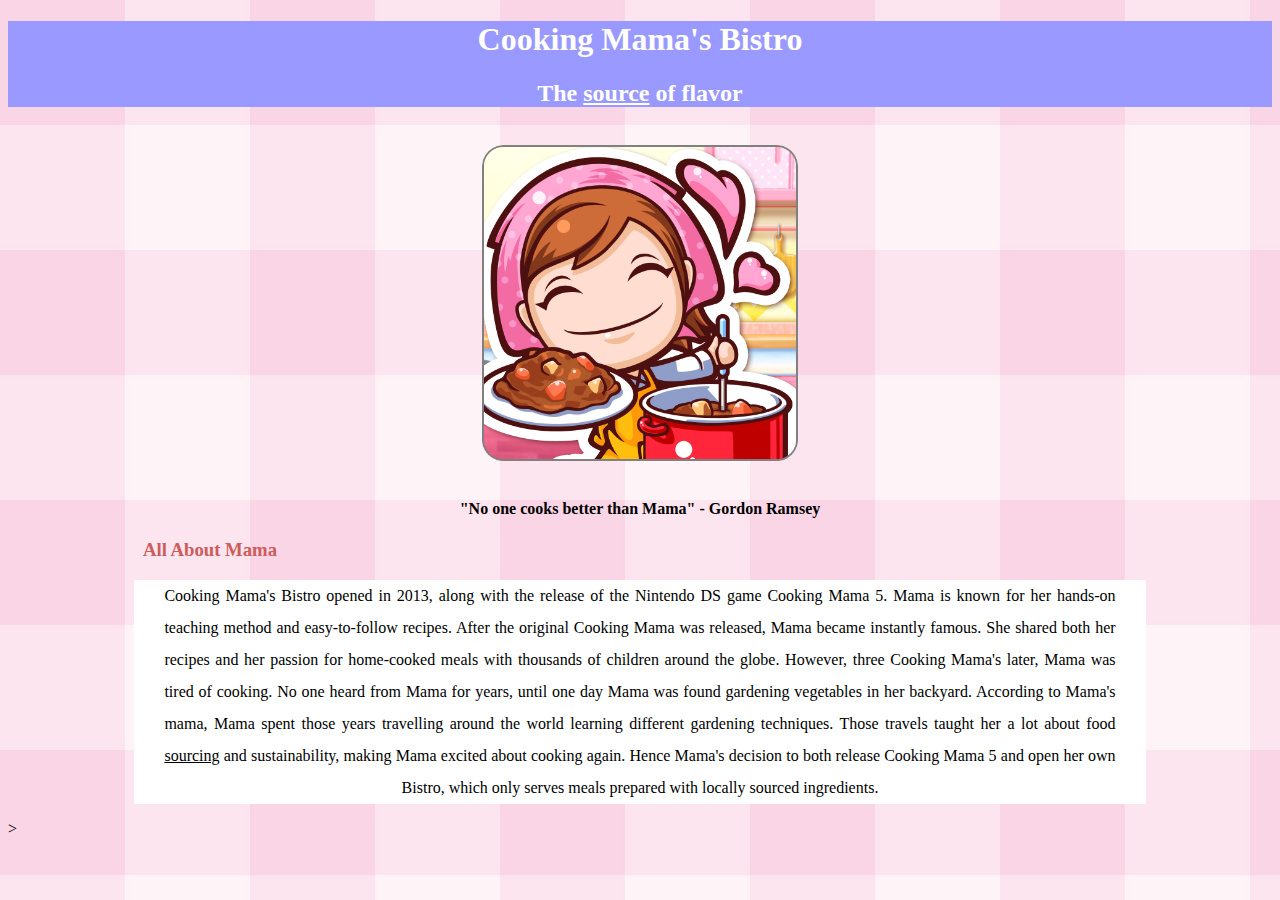
<file: index.html>
<!DOCTYPE HTML>  <!-- declaring that we are using HTML -->
<!-- to add a comment, type Ctrl + ? -->
  <!-- anything below this is HTML -->

<head>
 <!-- The head is where we link to external scripts, stylesheets, fonts and internal page information -->

 	<link rel="stylesheet" type="text/css" href="style.css">

 <!-- This is the title of you page -- shows up on the browser Tab -->
 	<title>Cooking Mama</title>
    
</head>

<!-- <body background="pinkplad2.jpg"> -->
<body>
<!-- This is where we add content that we want the user to see -->


  <!-- HEADING -->
  <div id = "headerbox">
    <h1>Cooking Mama's Bistro</h1>
    <h2>The <span>source</span> of flavor</h2>
  </div>

  <br>

  <a href="http://www.cookingmama.com/"><img src="cookingmama.png" title="Cooking Mama" alt="Cooking Mama cooking stew" class="center" ></a>

  <!-- LINE BREAK -->
  <br>

  <h4 align="center">"No one cooks better than Mama" - Gordon Ramsey</h4>

  <h3>All About Mama</h3>


  <div id = "text">
    <!-- PARAGRAPH -->
    <p>Cooking Mama's Bistro opened in 2013, along with the release of the Nintendo DS game Cooking Mama 5. Mama is known for her hands-on teaching method and easy-to-follow recipes. After the original Cooking Mama was released, Mama became instantly famous. She shared both her recipes and her passion for home-cooked meals with thousands of children around the globe. However, three Cooking Mama's later, Mama was tired of cooking. No one heard from Mama for years, until one day Mama was found gardening vegetables in her backyard. According to Mama's mama, Mama spent those years travelling around the world learning different gardening techniques. Those travels taught her a lot about food <span>sourcing</span> and sustainability, making Mama excited about cooking again. Hence Mama's decision to both release Cooking Mama 5 and open her own Bistro, which only serves meals prepared with locally sourced ingredients.</p>
  </div>>



</body>
</html>

<!-- 
edits: 
class="center" -- image
moved h4 to below image
h4 align center
image as background
 -->
</file>
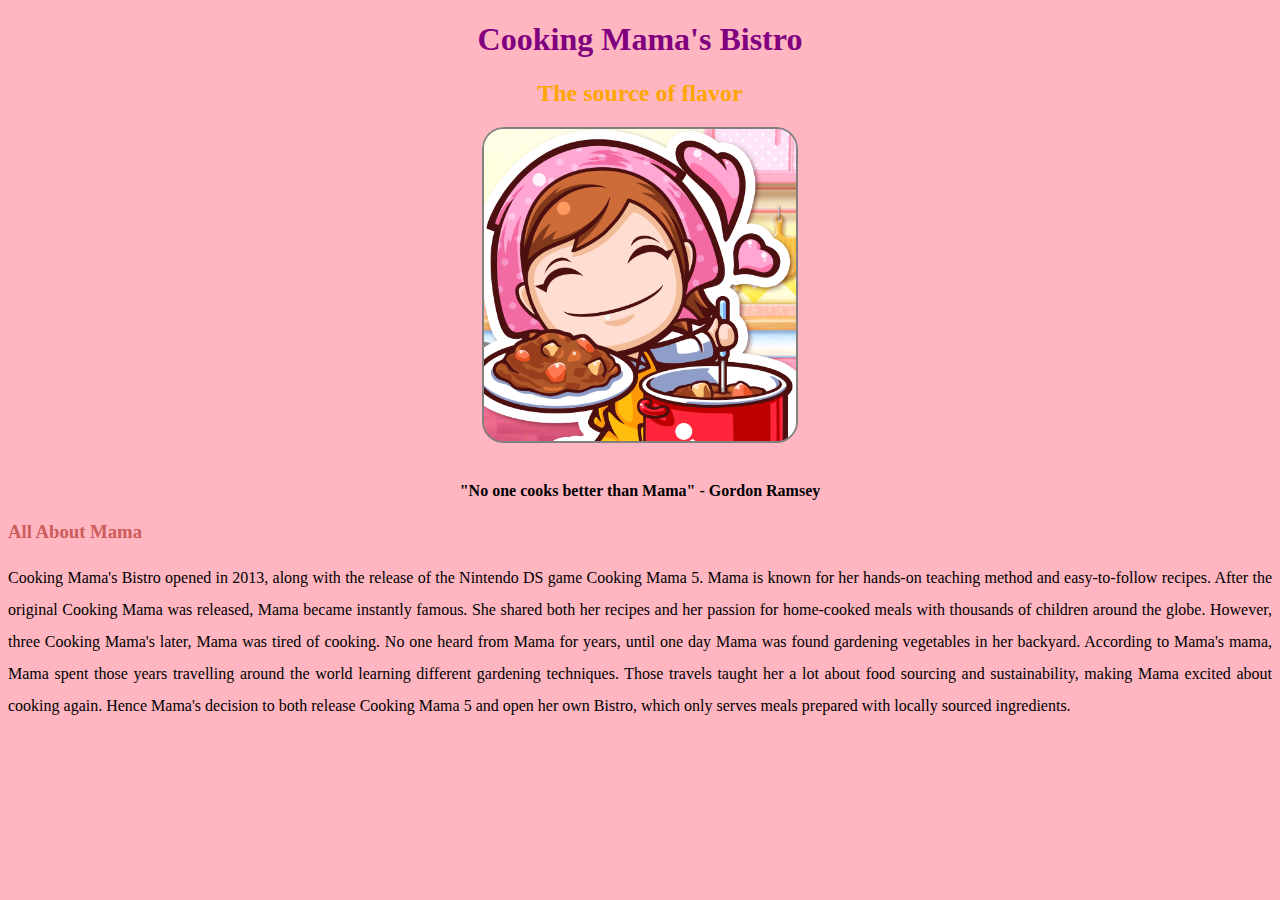
<file: Assignment1/index.html>
<!DOCTYPE HTML>  <!-- declaring that we are using HTML -->
<!-- to add a comment, type Ctrl + ? -->
<html> <!-- anything below this is HTML -->

<head>
 <!-- The head is where we link to external scripts, stylesheets, fonts and internal page information -->

 	<link rel="stylesheet" type="text/css" href="style.css">

 <!-- This is the title of you page -- shows up on the browser Tab -->
 	<title>Cooking Mama</title> 


<!-- other way of implementing CSS -->
<!--     <style>
    	/*LINE SPACING*/
    	p.big {
      	line-height: 2.0;
    	}

    </style> -->
    
</head>


<body>
<!-- This is where we add content that we want the user to see -->


<!-- HEADING -->
<h1>Cooking Mama's Bistro</h1>

<h2>The source of flavor</h2>

  <a href="http://www.cookingmama.com/"><img src="cookingmama.png" title="Cooking Mama" alt="Cooking Mama cooking stew" class="center" ></a>

  <!-- LINE BREAK -->
  <br>

  <h4 align="center">"No one cooks better than Mama" - Gordon Ramsey</h4>

  <h3>All About Mama</h3>

  <!-- PARAGRAPH -->
  <p align="justify" class="big">Cooking Mama's Bistro opened in 2013, along with the release of the Nintendo DS game Cooking Mama 5. Mama is known for her hands-on teaching method and easy-to-follow recipes. After the original Cooking Mama was released, Mama became instantly famous. She shared both her recipes and her passion for home-cooked meals with thousands of children around the globe. However, three Cooking Mama's later, Mama was tired of cooking. No one heard from Mama for years, until one day Mama was found gardening vegetables in her backyard. According to Mama's mama, Mama spent those years travelling around the world learning different gardening techniques. Those travels taught her a lot about food sourcing and sustainability, making Mama excited about cooking again. Hence Mama's decision to both release Cooking Mama 5 and open her own Bistro, which only serves meals prepared with locally sourced ingredients.</p>


</body>
</html>

<!-- 
edits: 
class="center" -- image
moved h4 to below image
h4 align center
 -->
</file>
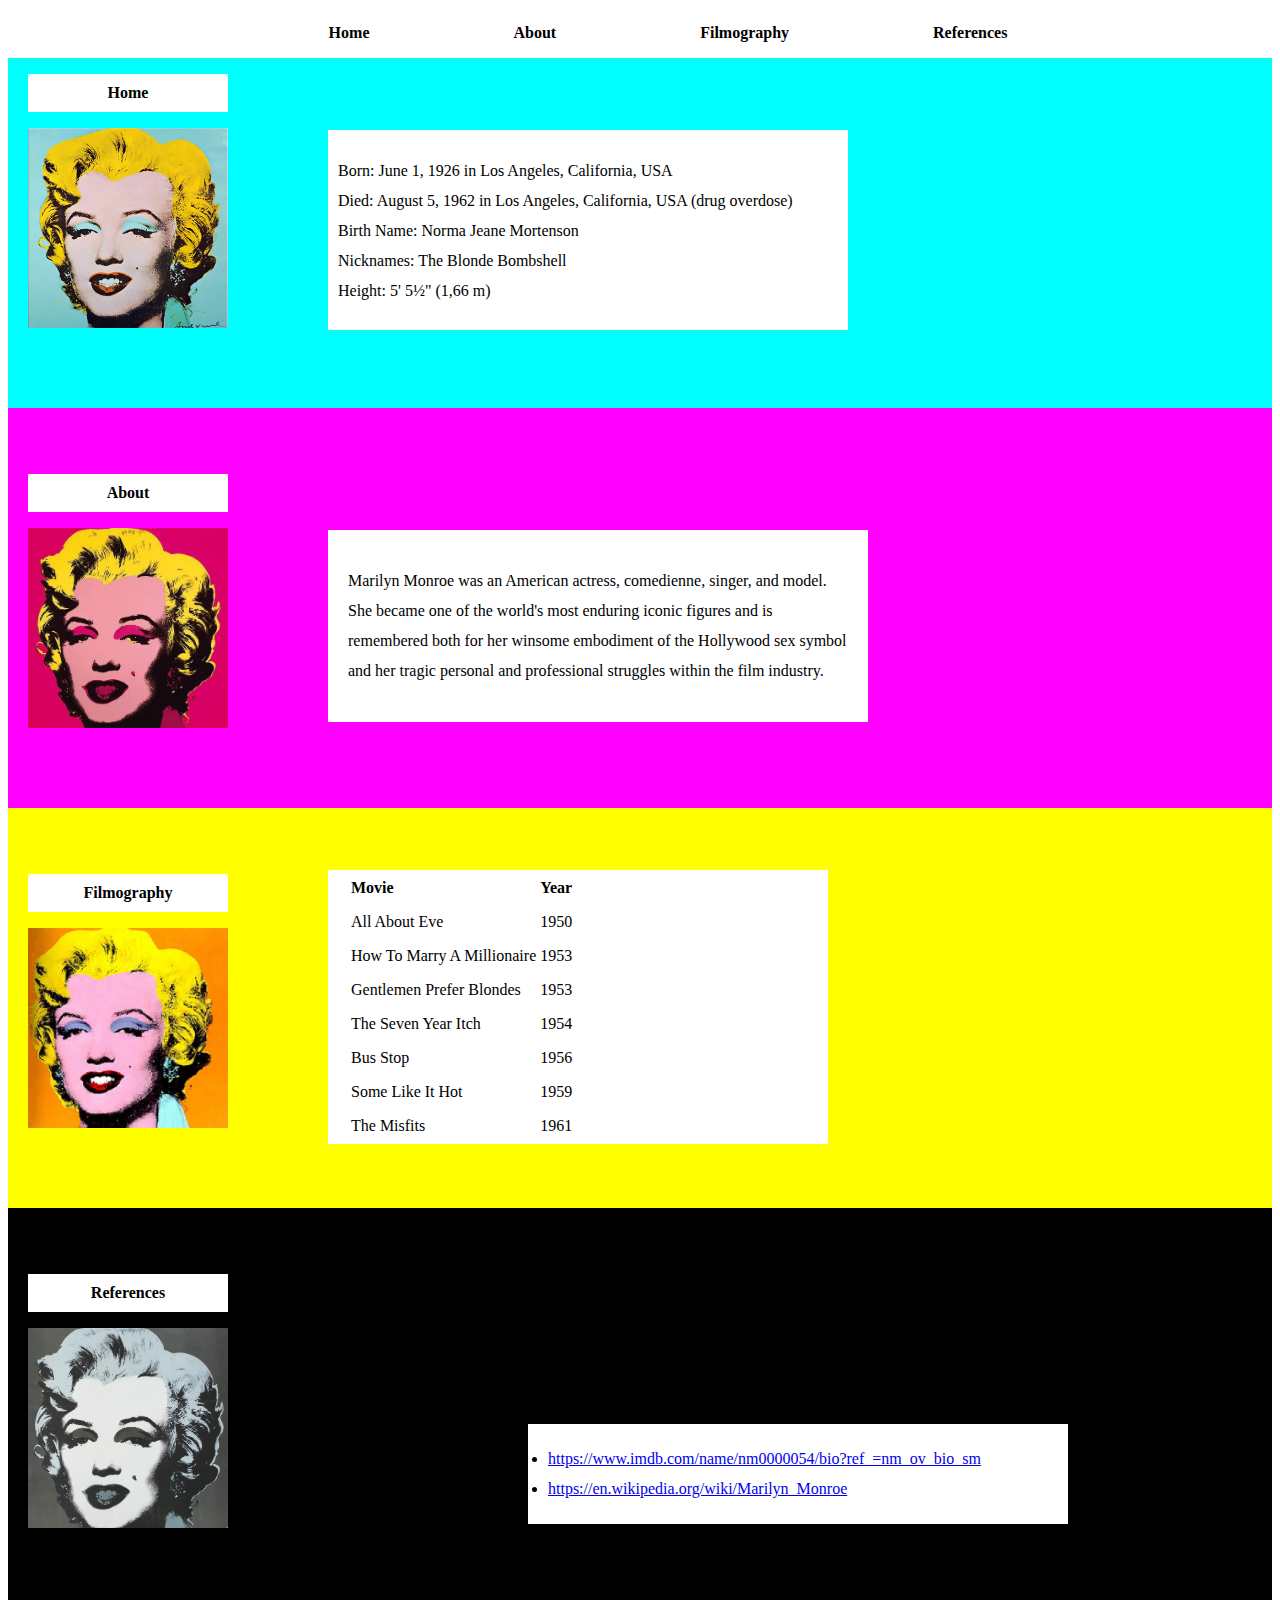
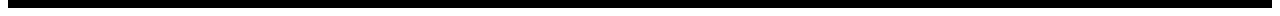
<file: Assignment4/index.html>
<!DOCTYPE html>
<html>

    <head>
        <meta charset="utf-8">
        <title>Marilyn Monroe</title>
        <link rel="stylesheet" href="style.css">
    </head>

    <body>
        <nav class="nav-wrapper">
            <ul>
                <li><a href = "#home" id="C">Home</a></li>
                <li><a href = "#about" id="M">About</a></li>
                <li><a href = "#filmography" id="Y">Filmography</a></li>
                <li><a href = "#references" id="K">References</a></li>
            </ul>
        </nav>

    <div id="CMYK">

            <div id="home">
                <p id="title">Home</p>
                <img src="marilyn-warhol-cyan.jpg" alt="Marilyn by Warhol">
                <div class="text1">
                    <p>Born: June 1, 1926 in Los Angeles, California, USA <br>
                    Died: August 5, 1962 in Los Angeles, California, USA  (drug overdose) <br>
                    Birth Name: Norma Jeane Mortenson <br>
                    Nicknames: The Blonde Bombshell <br>
                    Height: 5' 5½" (1,66 m)</p>
                </div>
            </div>

            <div id="about">
                    <p id="title">About</p>
                    <img src="marilyn-warhol-magenta.jpg" alt="Marilyn by Warhol">
                    <div class="text2">
                        <p>Marilyn Monroe was an American actress, comedienne, singer, and model. She became one of the world's most enduring iconic figures and is remembered both for her winsome embodiment of the Hollywood sex symbol and her tragic personal and professional struggles within the film industry.</p>
                    </div>
            </div>

            <div id="filmography">
                    <div id="section">
                        <p id="title">Filmography</p>
                        <img src="marilyn-warhol-yellow.jpg" alt="Marilyn by Warhol">
                            <table>
                                <tr align="left">
                                    <th>Movie</th>
                                    <th>Year</th> 
                                </tr>
                                <tr>
                                    <td>All About Eve</td>
                                    <td>1950</td>
                                </tr>  
                                <tr>
                                    <td>How To Marry A Millionaire</td>
                                    <td>1953</td>
                                </tr>
                                <tr>
                                    <td>Gentlemen Prefer Blondes</td>
                                    <td>1953</td>
                                </tr>
                                <tr>
                                    <td>The Seven Year Itch</td>
                                    <td>1954</td>
                                </tr>
                                <tr>
                                    <td>Bus Stop</td>
                                    <td>1956</td>
                                </tr>
                                <tr>
                                    <td>Some Like It Hot</td>
                                    <td>1959</td>
                                </tr>
                                <tr>
                                    <td>The Misfits</td>
                                    <td>1961</td>
                                </tr>                      
                          </table>
                    </div>
            </div>

            <div id="references">
                <div class="section">
                    <p id="title">References</p>
                    <img src="marilyn-warhol-black.jpg" alt="Marilyn by Warhol">
                    <ul class="text3">
                        <li><a href = "IMDB">https://www.imdb.com/name/nm0000054/bio?ref_=nm_ov_bio_sm</a></li>
                        <li><a href = "Wiki">https://en.wikipedia.org/wiki/Marilyn_Monroe</a></li>
                    </ul>
                </div>
            </div>

    </div>
    </body>

</html>
</file>
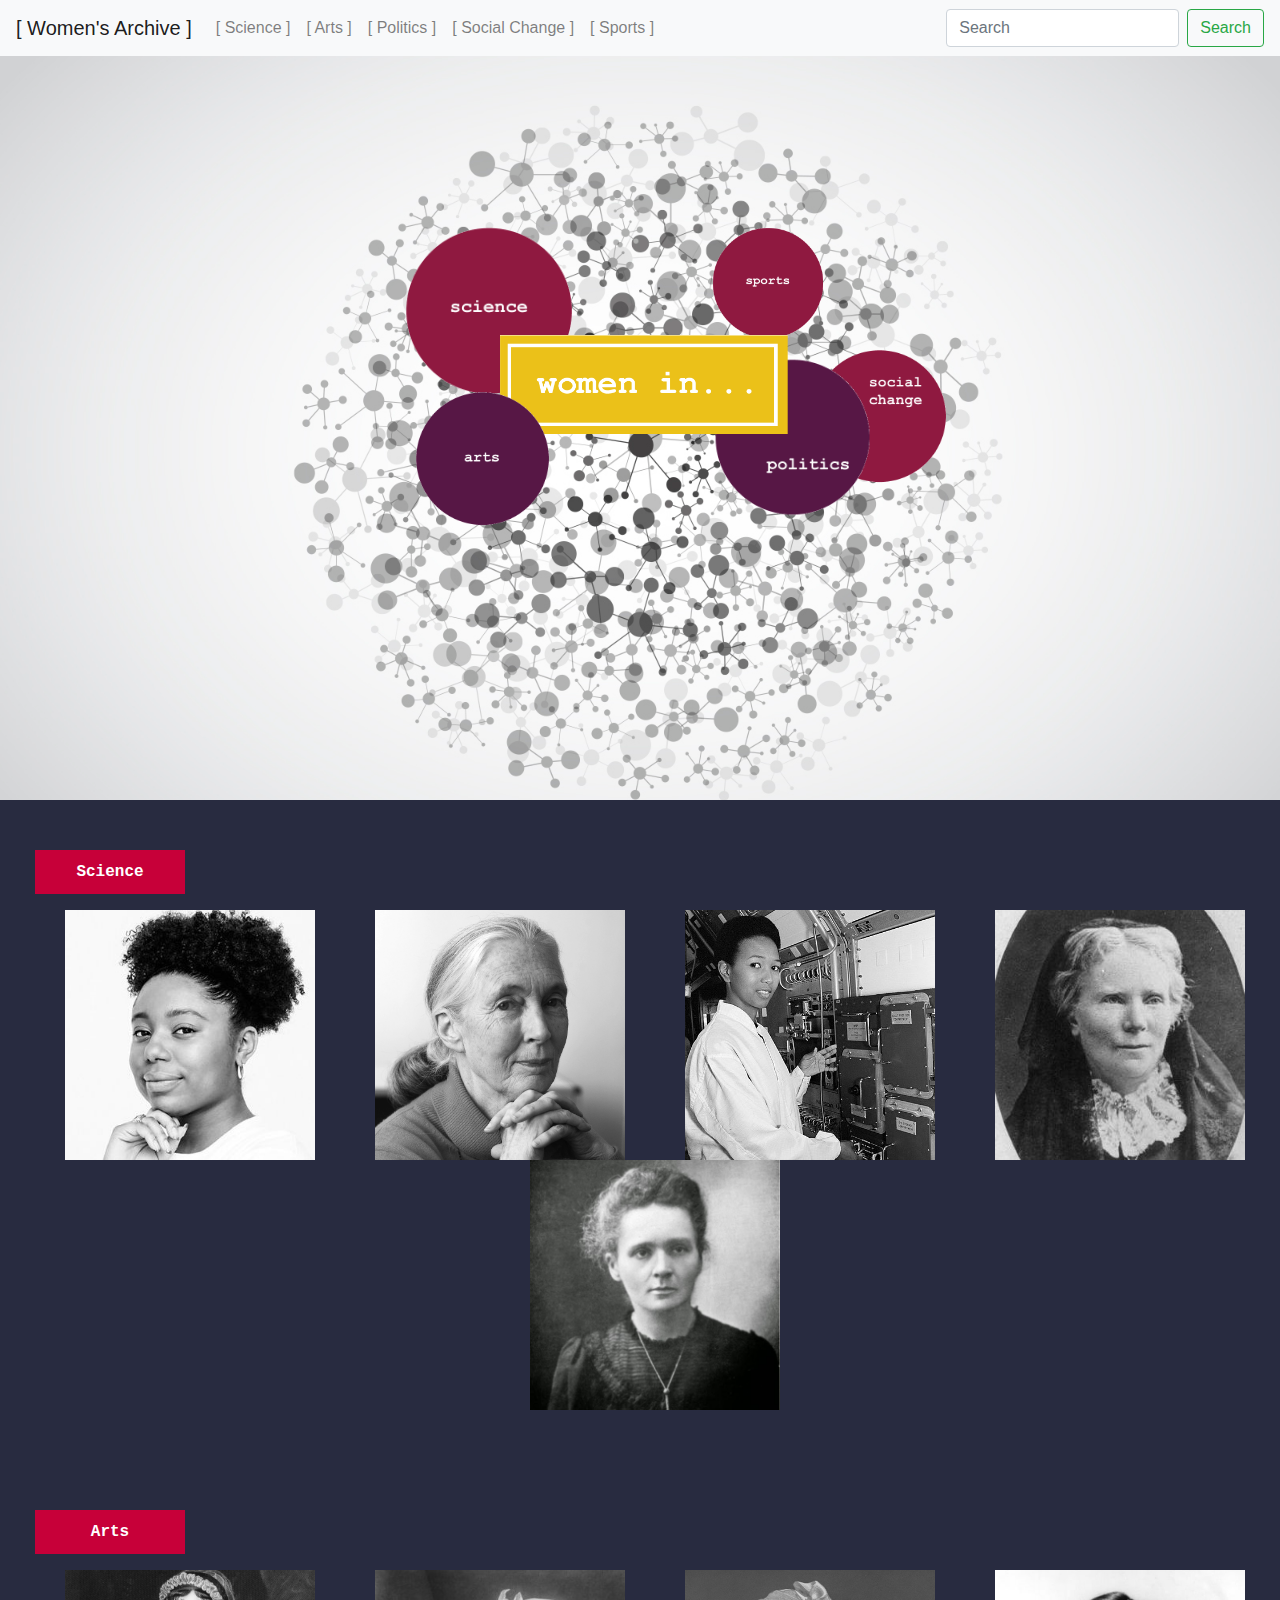
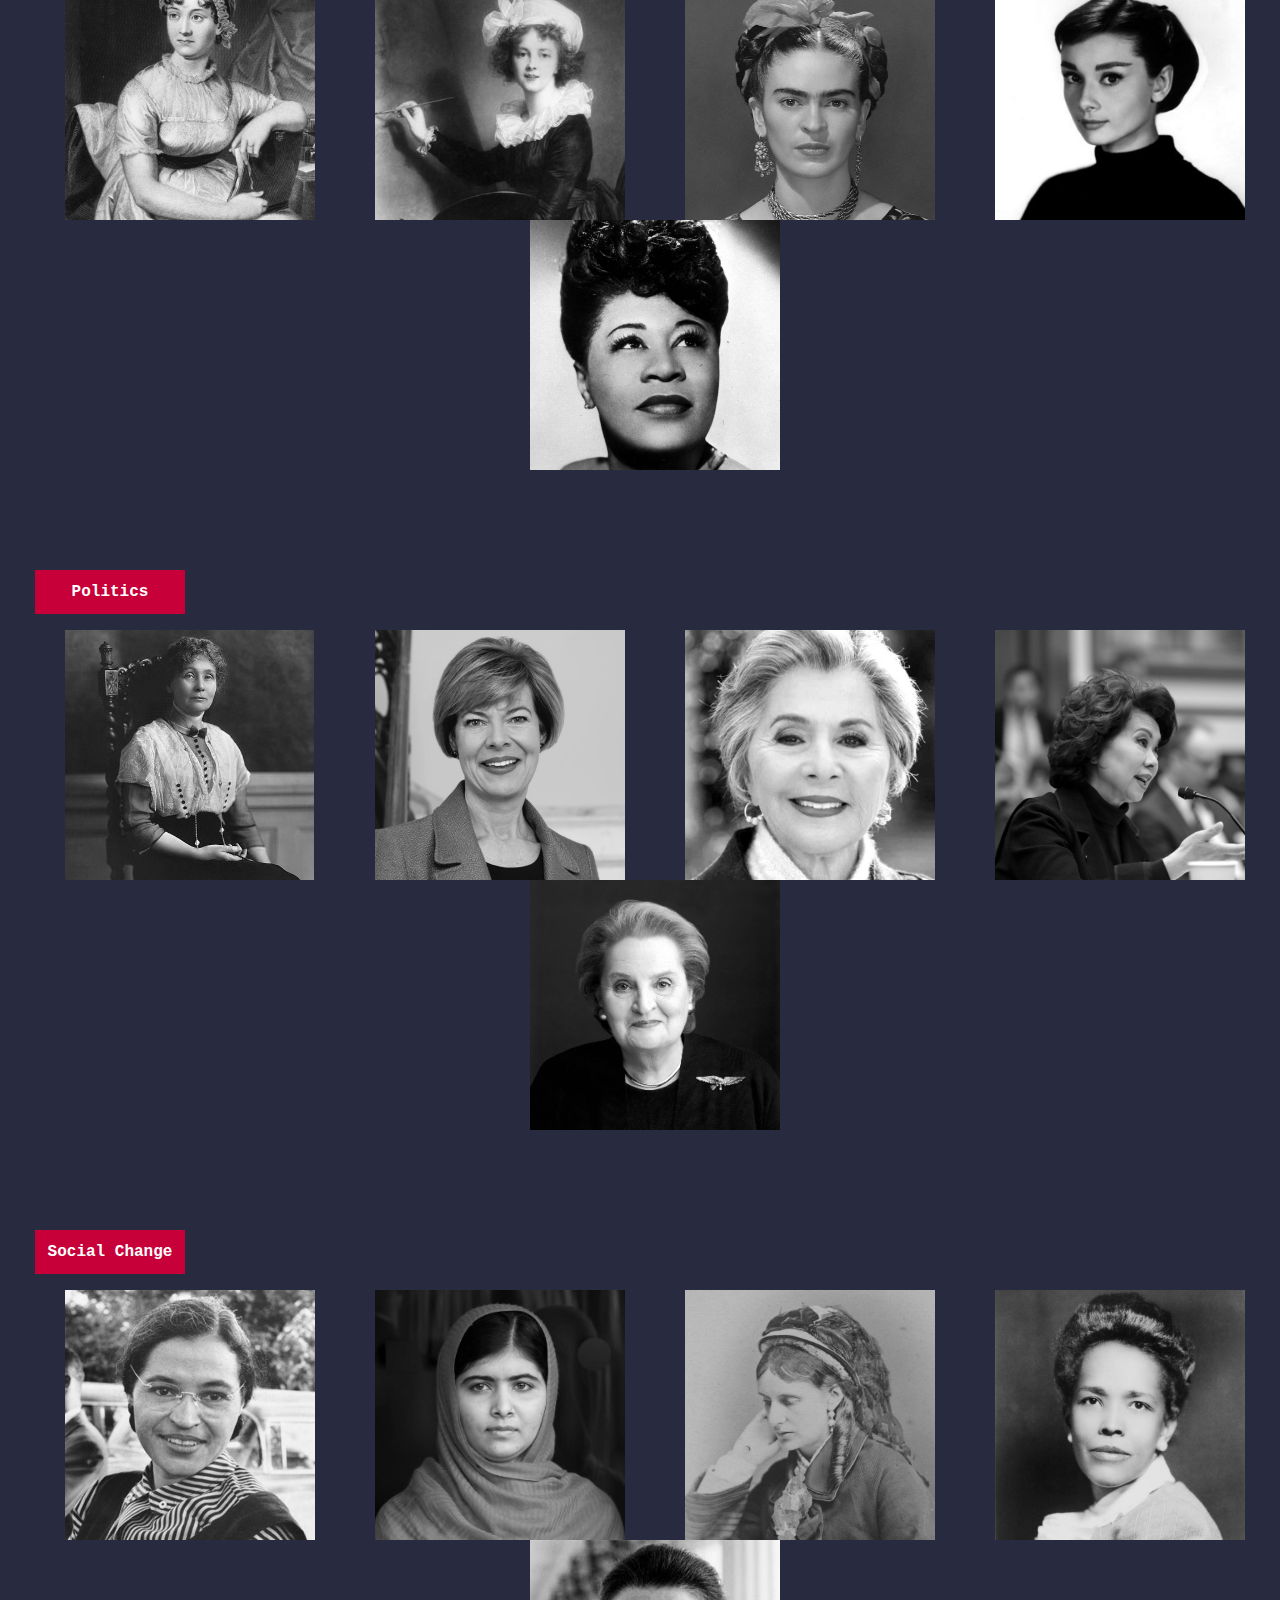
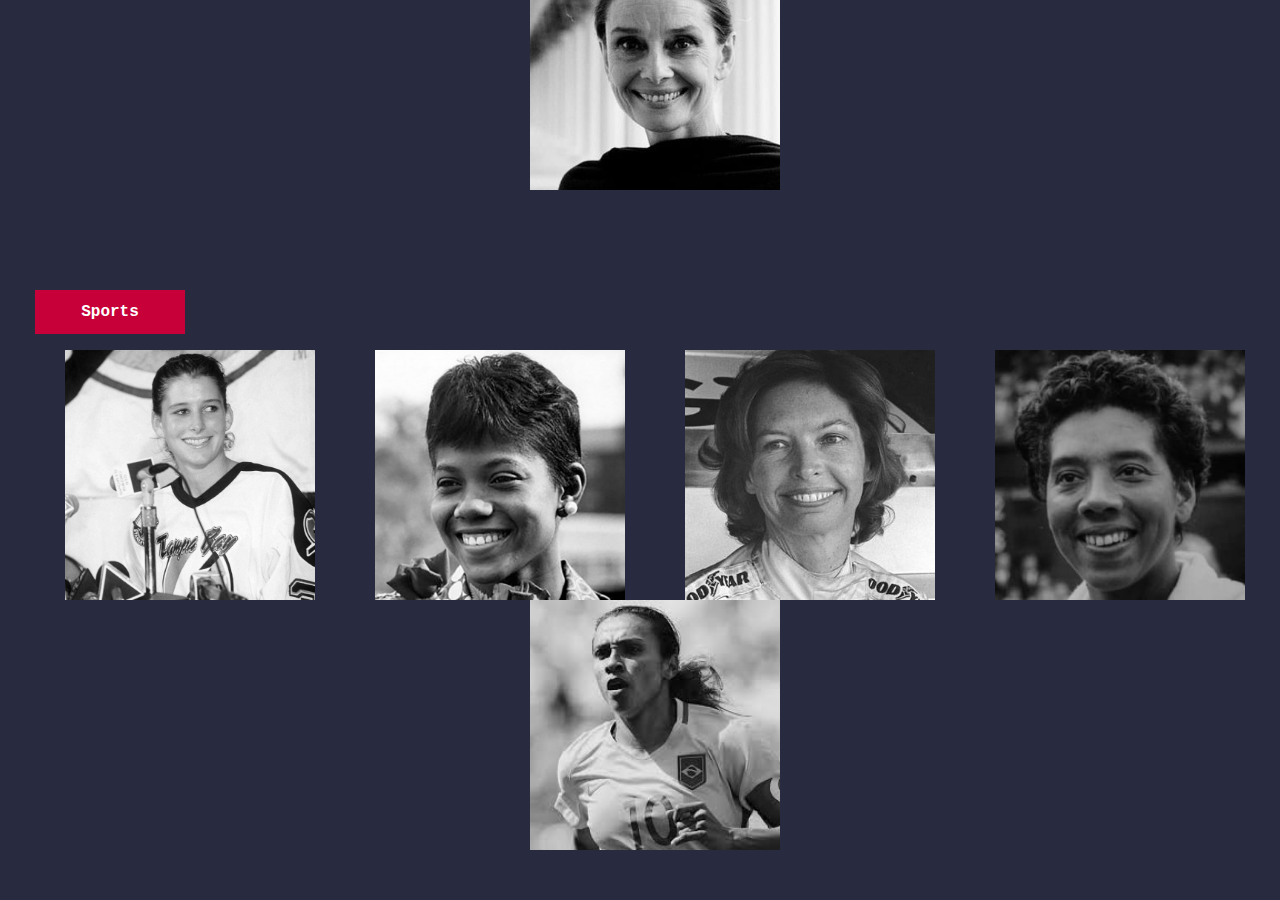
<file: Assignment5/index.html>
<!DOCTYPE html>
<html>

    <head>

        <meta charset="utf-8">

        <title>Women's Archive</title>

        <!-- Bootstrap CSS -->

        <link rel="stylesheet" href="https://stackpath.bootstrapcdn.com/bootstrap/4.3.1/css/bootstrap.min.css" integrity="sha384-ggOyR0iXCbMQv3Xipma34MD+dH/1fQ784/j6cY/iJTQUOhcWr7x9JvoRxT2MZw1T" crossorigin="anonymous">

        <link rel = "stylesheet" href = "style.css">

        <link rel="shortcut icon" href="Home/icon3.png" type="image/x-icon" />

    </head>

    <body>

        <!-- NAVIGATION BAR - BOOTSTRAP -->

        <nav class="navbar navbar-expand-lg navbar-light bg-light">
            <a class="navbar-brand active" href="#home">[ Women's Archive ]<span class="sr-only">(current)</span></a>
            <button class="navbar-toggler" type="button" data-toggle="collapse" data-target="#navbarSupportedContent" aria-controls="navbarSupportedContent" aria-expanded="false" aria-label="Toggle navigation">
            <span class="navbar-toggler-icon"></span>
            </button>
            <div class="collapse navbar-collapse" id="navbarSupportedContent">
                <ul class="navbar-nav mr-auto">
                    <li class="nav-item">
                        <a class="nav-link" href="#science" id="H">[ Science ]</a>
                    </li>
                    <li class="nav-item">
                        <a class="nav-link" href="#arts" id="H">[ Arts ]</a>
                    </li>
                    <li class="nav-item">
                        <a class="nav-link" href="#politics" id="H">[ Politics ]</a>
                    </li>
                    <li class="nav-item">
                        <a class="nav-link" href="#social" id="H">[ Social Change ]</a>
                    </li>
                    <li class="nav-item">
                        <a class="nav-link" href="#sports" id="H">[ Sports ]</a>
                    </li>                    
                </ul>
                <form class="form-inline my-2 my-lg-0">
                      <input class="form-control mr-sm-2" type="search" placeholder="Search" aria-label="Search">
                      <button class="btn btn-outline-success my-2 my-sm-0" type="submit">Search</button>
                </form>
            </div>
        </nav>

        <div>

            <!-- HOME -->

            <div id="home">
                <div class = "home-container">
                    <div class="circle">
                        <img src="Home/women-in.png" alt="women in..." id="women-in">
                    </div>
                    <div class="circle">
                        <a class="nav-link" href="#science">
                            <img src="Home/ScienceCircle2.png" alt="ScienceCircle" id="ScienceCircle">
                        </a>
                    </div>
                    <div class="circle">
                        <a class="nav-link" href="#arts">
                            <img src="Home/ArtsCircle.png" alt="ArtsCircle" id="ArtsCircle">
                        </a>
                    </div>
                    <div class="circle">
                        <a class="nav-link" href="#politics">
                            <img src="Home/PoliticsCircle.png" alt="PoliticsCircle" id="PoliticsCircle">
                        </a>
                    </div>
                    <div class="circle">
                        <a class="nav-link" href="#social">
                            <img src="Home/SocialCircle.png" alt="SocialCircle" id="SocialCircle">
                        </a>
                    </div>
                    <div class="circle">
                        <a class="nav-link" href="#sports">
                            <img src="Home/SportsCircle.png" alt="SportsCircle" id="SportsCircle">
                        </a>
                    </div>
                </div>
            </div>

            <!-- SCIENCE -->

            <div class="category" id="science">
                <p id="title">Science</p>
                <div class="container1">
                    <div class="container">
                        <img src="Science/TieraGuinn5.jpg" alt="Tiera Guinn">
                        <a href = "https://en.wikipedia.org/wiki/Tiera_Guinn_Fletcher">
                            <div class="overlay overlayFade">
                                <div class="text">TIERA GUINN<br>(1997)<br>american engineer<br>...<p class="subtext">A 22-year-old MIT senior who is helping build a rocket for NASA that could be one of the biggest and most powerful ever made.</p></div>
                            </div>
                        </a>
                    </div>
                    <div class="container">
                        <img src="Science/JaneGoodall.jpg" alt="Jane Goodall">
                        <a href = "http://www.janegoodall.org/">
                            <div class="overlay overlayFade">
                                <div class="text">JANE GOODALL<br>(1934)<br>primate scientist<br>...<p class="subtext">Renowned for her work with chimpanzees and as a champion of animal rights. </p></div>
                            </div>
                        </a>
                    </div>
                    <div class="container">
                        <img src="Science/MaeJemison3.jpg" alt="Mae C. Jemison">
                        <a href = "https://en.wikipedia.org/wiki/Mae_Jemison">
                            <div class="overlay overlayFade">
                                <div class="text">MAE C. JEMISON<br>(1956)<br>American engineer<br>...<p class="subtext">First African-American female astronaut.</p></div>
                            </div>
                        </a>
                    </div>
                    <div class="container">
                        <img src="Science/ElizabethBlackwell2.jpg" alt="Elizabeth Blackwell">
                        <a href = "https://www.womenshistory.org/education-resources/biographies/elizabeth-blackwell">
                            <div class="overlay overlayFade">
                                <div class="text">ELIZABETH BLACKWELL<br>(1821-1910)<br>physician<br>...<p class="subtext">First woman to graduate from medical school in the United States (Geneva Medical College in upstate New York).</p></div>
                            </div>
                        </a>
                    </div>
                    <div class="container">
                        <img src="Science/MarieCurie.jpg" alt="Marie Curie">
                        <a href = "https://www.nobelprize.org/prizes/physics/1903/marie-curie/biographical/">
                            <div class="overlay overlayFade">
                                <div class="text">MARIE CURIE<br>(1867-1934)<br>physicist and chemist <br>...<p class="subtext">Founded the new science of radioactivity and her discoveries launched effective cures for cancer.</p></div>
                            </div>
                        </a>
                    </div>
                </div>
            </div>

            <!-- ARTS -->

            <div class="category" id="arts">
                <p id="title">Arts</p>
                <div class="container2">
                    <div class="container">
                        <img src="Arts/JaneAusten.jpg" alt="Jane Austen">
                        <a href = "https://www.janeausten.org/">
                            <div class="overlay overlayFade">
                                <div class="text">JANE AUSTEN<br>(1775-1817)<br>novelist<br>...<p class="subtext">An English novelist known primarily for her six major novels, which interpret, critique and comment upon the British landed gentry at the end of the 18th century.</p></div>
                            </div>
                        </a>
                    </div>
                    <div class="container">
                        <img src="Arts/VigéeLeBrun.jpeg" alt="Vigée Le Brun">
                        <a href = "https://www.metmuseum.org/exhibitions/listings/2016/vigee-le-brun">
                            <div class="overlay overlayFade">
                                <div class="text">VIGÉE LE BRUN<br>(1755–1842)<br>painter<br>...<p class="subtext">Portrait painter during the utterly decadent Rococo period. She was Marie Antoinette’s personal portrait painter, having painted the queen more than 30 times.</p></div>
                            </div>
                        </a>
                    </div>
                    <div class="container">
                        <img src="Arts/FridaKahlo3.jpg" alt="Frida Kahlo">
                        <a href = "https://www.fridakahlo.org/">
                            <div class="overlay overlayFade">
                                <div class="text">FRIDA KAHLO<br>(1907-1954)<br>mexican artist<br>...<p class="subtext">Known for her uncompromising and brilliantly coloured self-portraits that deal with themes such as identity, the human body, and death.</p></div>
                            </div>
                        </a>
                    </div>
                    <div class="container">
                        <img src="Arts/AudreyHepburn.jpg" alt="Audrey Hepburn">
                        <a href = "https://en.wikipedia.org/wiki/Audrey_Hepburn">
                            <div class="overlay overlayFade">
                                <div class="text">AUDREY HEPBURN<br>(1929-1993)<br>actress, model, dancer<br>...<p class="subtext">Ranked by the American Film Institute as the third-greatest female screen legend in Golden Age Hollywood.</p></div>
                            </div>
                        </a>
                    </div>
                    <div class="container">
                        <img src="Arts/EllaFitzgerald.jpg" alt="Ella Fitzgerald">
                        <a href = "http://www.ellafitzgerald.com/">
                            <div class="overlay overlayFade">
                                <div class="text">Ella Fitzgerald<br>(1917-1996)<br>american singer<br>...<p class="subtext">Noted for her purity of tone, impeccable diction, phrasing, intonation, and a "horn-like" improvisational ability.</p></div>
                            </div>
                        </a>
                    </div>
                </div>
            </div>

            <!-- POLITICS -->

            <div class="category" id="politics">
                <p id="title">Politics</p>
                <div class="container3">
                    <div class="container">
                        <img src="Politics/EmmelinePankhurst2.jpg" alt="Emmeline Pankhurst">
                        <a href = "https://en.wikipedia.org/wiki/Emmeline_Pankhurst">
                            <div class="overlay overlayFade">
                                <div class="text">EMMELINE PANKHURST<br>(1858-1928)<br>political figure<br>...<p class="subtext">A British political activist and helper of the British suffragette movement which helped women win the right to vote.</p></div>
                            </div>
                        </a>
                    </div>
                     <div class="container">
                        <img src="Politics/TammyBaldwin.jpg" alt="Tammy Baldwin">
                        <a href = "https://www.baldwin.senate.gov/">
                            <div class="overlay overlayFade">
                                <div class="text">TAMMY BALDWIN<br>(1962)<br>junior senator<br>...<p class="subtext">First openly gay person elected a U.S. Senator and the first woman in the senate from Wisconsin.</p></div>
                            </div>
                        </a>
                    </div>
                     <div class="container">
                        <img src="Politics/BarbaraBoxer.jpg" alt="Barbara Boxer">
                        <a href = "https://history.house.gov/People/Detail/9704">
                            <div class="overlay overlayFade">
                                <div class="text">Barbara Boxer<br>(1940)<br>senator<br>...<p class="subtext">Wrote the 2004 Freedom of Choice Act, which would have prohibited government from interfering with a woman’s right to abortion.</p></div>
                            </div>
                        </a>
                    </div>
                    <div class="container">
                        <img src="Politics/ElaineChao3.jpg" alt="Elaine Chao">
                        <a href = "https://www.transportation.gov/mission/meet-secretary/secretary-elaine-l-chao">
                            <div class="overlay overlayFade">
                                <div class="text">ELAINE CHAO<br>(1953)<br>...<p class="subtext">First Asian-American woman to serve in a presidential cabinet when President George W. Bush appointed her Secretary of Labor in 2001.</p></div>
                            </div>
                        </a>
                    </div>
                    <div class="container">
                        <img src="Politics/MadeleineAlbright.jpg" alt="Madeleine Albright">
                        <a href = "https://www.albrightstonebridge.com/team/madeleine-k-albright">
                            <div class="overlay overlayFade">
                                <div class="text">MADELEINE ALBRIGHT<br>(1937)<br>secretary of state<br>...<p class="subtext">First woman to be Secretary of State, and the highest-ranking woman ever in the U.S. Government.</p></div>
                            </div>
                        </a>
                    </div>
                </div>
            </div>

            <!-- SOCIAL CHANGE -->

            <div class="category" id="social">
                <p id="title">Social Change</p>
                <div class="container4">
                    <div class="container">
                        <img src="Social/RosaParks.jpg" alt="Rosa Parks">
                        <a href = "http://www.rosaparks.org/biography/">
                            <div class="overlay overlayFade">
                                <div class="text">ROSA PARKS<br>(1913-2005)<br>american activist<br>...<p class="subtext">American activist in the civil rights movement best known for her pivotal role in the Montgomery bus boycott.</p></div>
                            </div>
                        </a>
                    </div>
                    <div class="container">
                        <img src="Social/MalalaYousafzai.jpg" alt="Malala Yousafzai">
                        <a href = "https://www.malala.org/">
                            <div class="overlay overlayFade">
                                <div class="text">MALALA YOUSAFZAI<br>(1997)<br>pakistani activist<br>...<p class="subtext">A Pakistani activist for female education and the youngest Nobel Prize laureater.</p></div>
                            </div>
                        </a>
                    </div>
                    <div class="container">
                        <img src="Social/JosephineButler2.jpg" alt="Josephine Butler">
                        <a href = "https://josephinebutlerpage.com/about/">
                            <div class="overlay overlayFade">
                                <div class="text">JOSEPHINE BUTLER<br>(1828-1906)<br>english activist<br>...<p class="subtext">Campaigned for women's suffrage and right to better education, and an end to human trafficking of women into prostitution.</p></div>
                            </div>
                        </a>
                    </div>
                    <div class="container">
                        <img src="Social/EllaBaker.jpg" alt="Ella Baker">
                        <a href = "https://ellabakercenter.org/about/who-was-ella-baker">
                            <div class="overlay overlayFade">
                                <div class="text">ELLA BAKER<br>(1903–1986)<br>american activist<br>...<p class="subtext">One of the leading figures of the Civil Rights Movement of the 1950-60s. Among the founders of Dr. MLK's Southern Christian Leadership Conference.</p></div>
                            </div>
                        </a>
                    </div>
                    <div class="container">
                        <img src="Social/AudreyHepburn.jpg" alt="Audrey Hepburn">
                        <a href = "https://www.unicef.org/people/people_audrey_hepburn.html">
                            <div class="overlay overlayFade">
                                <div class="text">AUDREY HEPBURN<br>(1929-1993)<br>humanitarian<br>...<p class="subtext">Audrey Hepburn was appointed a UNICEF Special Ambassador on 9 March 1S88, and then Goodwill Ambassador in 1989.</p></div>
                            </div>
                        </a>
                    </div>
                </div>
            </div>

            <!-- SPORTS -->

            <div class="category" id="sports">
                <p id="title">Sports</p>
                <div class="container5">
                    <div class="container c5box1">
                        <img src="Sports/ManonRheaume3.jpg" alt="Manon Rheaume">
                        <a href = "https://en.wikipedia.org/wiki/Manon_Rh%C3%A9aume">
                            <div class="overlay overlayFade">
                                <div class="text">MANON RHÉAUME<br>(1972)<br>hockey<br>...<p class="subtext">First woman to play in any of the major North American pro sports leagues.</p></div>
                            </div>
                        </a>
                    </div>
                    <div class="container c5box2">
                        <img src="Sports/WilmaRudolph.jpg" alt="Wilma Rudolph">
                        <a href = "https://www.olympic.org/wilma-rudolph">
                            <div class="overlay overlayFade">
                                <div class="text">WILMA RUDOLPH<br>(1940-1994)<br>track<br>...<p class="subtext">The first American woman to win three gold medals in track and field at a single Olympic Games.</p></div>
                            </div>
                        </a>
                    </div>
                    <div class="container c5box3">
                        <img src="Sports/JanetGuthrie.jpg" alt="Janet Guthrie">
                        <a href = "http://www.janetguthrie.com/">
                            <div class="overlay overlayFade">
                                <div class="text">JANET GUTHRIE<br>(1938)<br>motor racing<br>...<p class="subtext">First woman to qualify and compete in both the Indianapolis 500 and the Daytona 500.</p></div>
                            </div>
                        </a>
                    </div>
                    <div class="container c5box4">
                        <img src="Sports/AltheaGibson.jpg" alt="Althea Gibson">
                        <a href = "https://www.history.com/topics/black-history/althea-gibson">
                            <div class="overlay overlayFade">
                                <div class="text">ALTHEA GIBSON<br>(1927-2003)<br>tennis, golf<br>...<p class="subtext">First Black athlete to cross the color line of international tennis.</p></div>
                            </div>
                        </a>
                    </div>
                    <div class="container c5box5">
                        <img src="Sports/Marta.jpg" alt="Marta Vieira da Silva">
                        <a href = "https://en.wikipedia.org/wiki/Marta_(footballer)">
                            <div class="overlay overlayFade">
                                <div class="text">MARTA VIEIRA DA SILVA<br>(1986)<br>soccer<br>...<p class="subtext">With 15 goals, she holds the record for most goals scored at FIFA Women's World Cup tournaments.</p></div>
                            </div>
                        </a>
                    </div>
                </div>
            </div>

        </div>

    </body>

</html>


                <!-- CAROUSEL ATTEMPT -->

                <!--                 <div id="carouselExampleControls" class="carousel slide" data-ride="carousel">
                    <div class="carousel-inner">
                        <div class="carousel-item active">
                            <img src="Design/SmartPet-Logo.jpg">
                            <img src="Design/SmartPet-Logo.jpg">
                            <img src="Design/SmartPet-Logo.jpg">
                            <img src="Design/SmartPet-Logo.jpg">
                            <img src="Design/SmartPet-Logo.jpg">
                        </div>
                        <div class="carousel-item">
                        </div>
                        <div class="carousel-item">
                            <img src="Design/SmartPet-Logo.jpg">
                        </div>
                    </div>
                    <a class="carousel-control-prev" href="#carouselExampleControls" role="button" data-slide="prev">
                        <span class="carousel-control-prev-icon" aria-hidden="true"></span>
                        <span class="sr-only">Previous</span>
                    </a>
                    <a class="carousel-control-next" href="#carouselExampleControls" role="button" data-slide="next">
                        <span class="carousel-control-next-icon" aria-hidden="true"></span>
                        <span class="sr-only">Next</span>
                    </a>
                </div> -->

                <!-- mother teresa -->

                <!--                 <div class="container">
                    <img src="Social/MotherTeresa.jpg" alt="Mother Teresa">
                    <div class="overlay overlayFade">
                        <div class="text">MOTHER TERESA<br>(1910–1997)<br>saint<br>...<p class="subtext">A Roman Catholic nun who devoted her life to serving the poor and destitute around the world. was awarded the Nobel Peace Prize and became a symbol of charitable, selfless work.</p></div>
                    </div>
                </div> -->
</file>
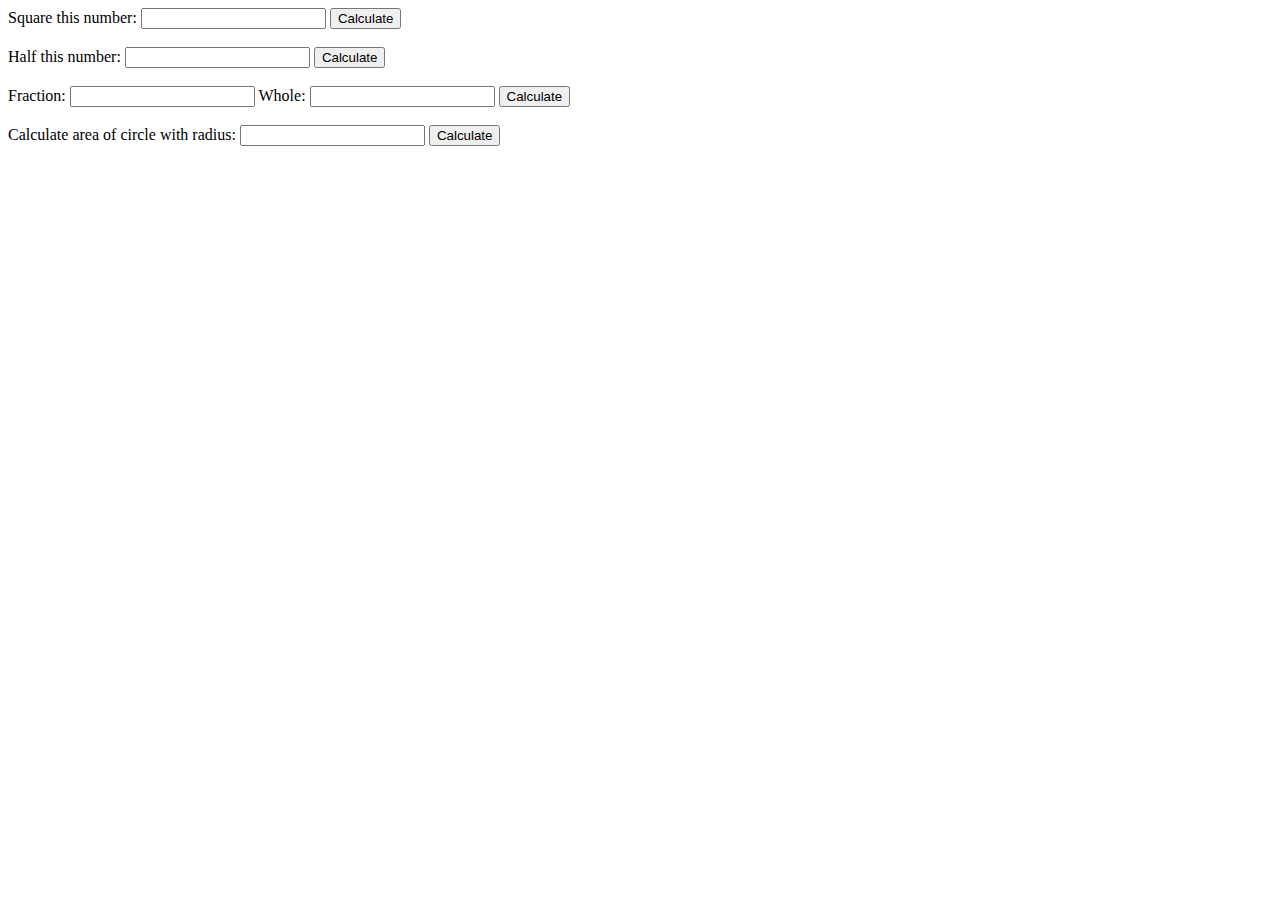
<file: Assignment7/index.html>
<!DOCTYPE html>
<html>
<head>
<meta charset=utf-8 />
<title>Calculator</title>
</head>
<body>

  <label>Square this number:
    <input type="number" id="square-input" size="2">
  </label>
  <button id="square-button">Calculate</button>
  <br><br>
  
  <label>Half this number:
    <input type="number" id="half-input" size="2">
  </label>
  <button id="half-button">Calculate</button>
  <br><br>
  
  <label>
    Fraction:
    <input type="number" id="percent1-input" size="2">
  </label>
  <label>
    Whole:
    <input type="number" id="percent2-input" size="2">
  </label>
  <button id="percent-button">Calculate</button>
  <br><br>
  
  <label>Calculate area of circle with radius:
    <input type="number" id="area-input" size="2">
  </label>
  <button id="area-button">Calculate</button>
  <br><br>
  <div id="solution"></div>

 <script src="script.js"></script>
</body>
</html>
</file>
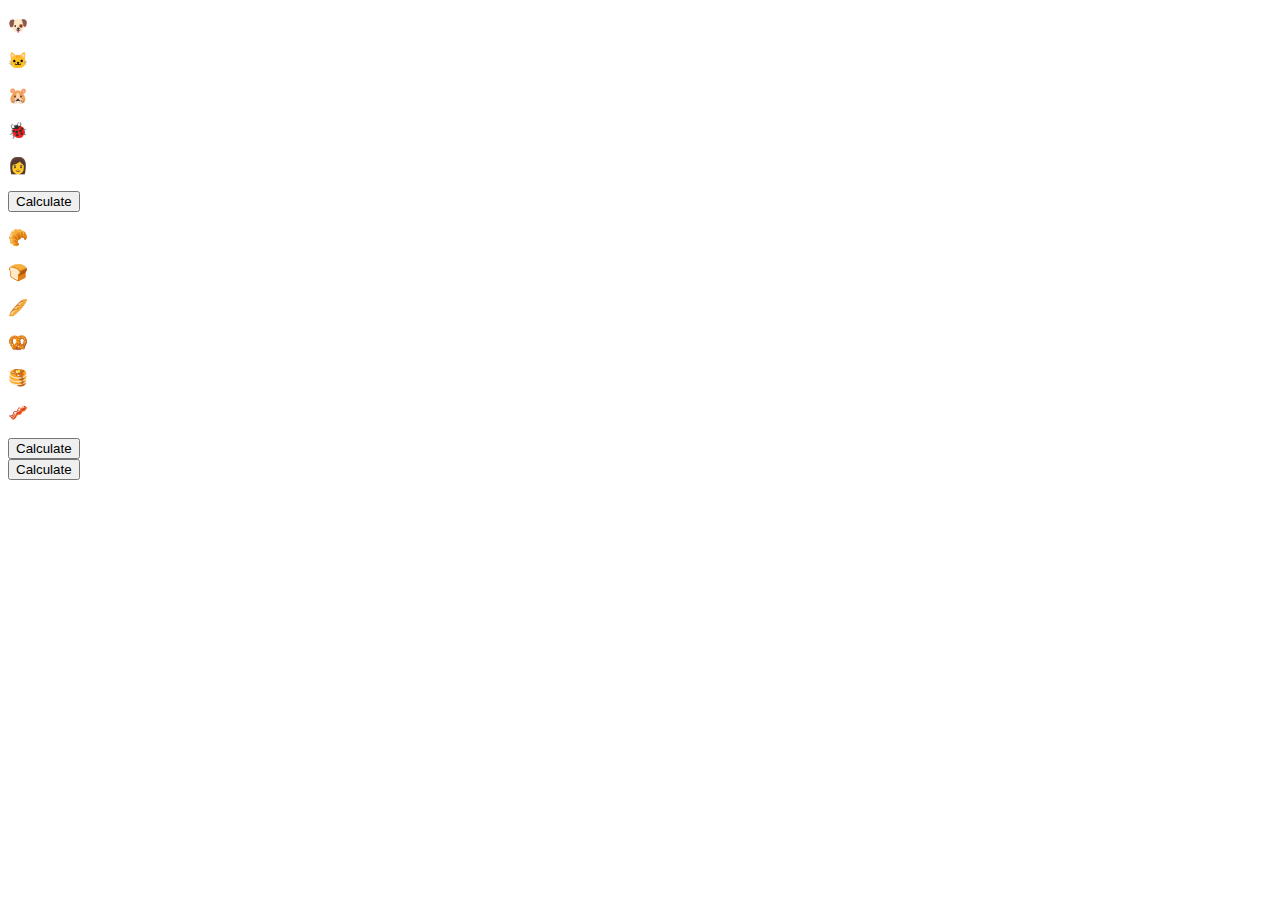
<file: DOMPractice/index.html>
<!DOCTYPE html>
<html>
<head>
<meta charset=utf-8 />
<title>Calculator</title>
</head>
<body>
  <div id = "first">
    <p>🐶</p>
    <p>🐱</p>
    <p>🐹</p>
    <p>🐞</p>
    <p>👩</p>
    <button onclick = "countFive()" id="percent-button">Calculate</button>
  </div>

  <div id = "second">
    <p>🥐</p>
    <p>🍞</p>
    <p>🥖</p>
    <p>🥨</p>
    <p>🥞</p>
    <p>🥓</p>
    <button onclick = "countSix()" id="percent-button">Calculate</button>
  </div>

  <button onclick = "numCount()" id="percent-button">Calculate</button>


 <script src="script.js"></script>
</body>
</html>
</file>
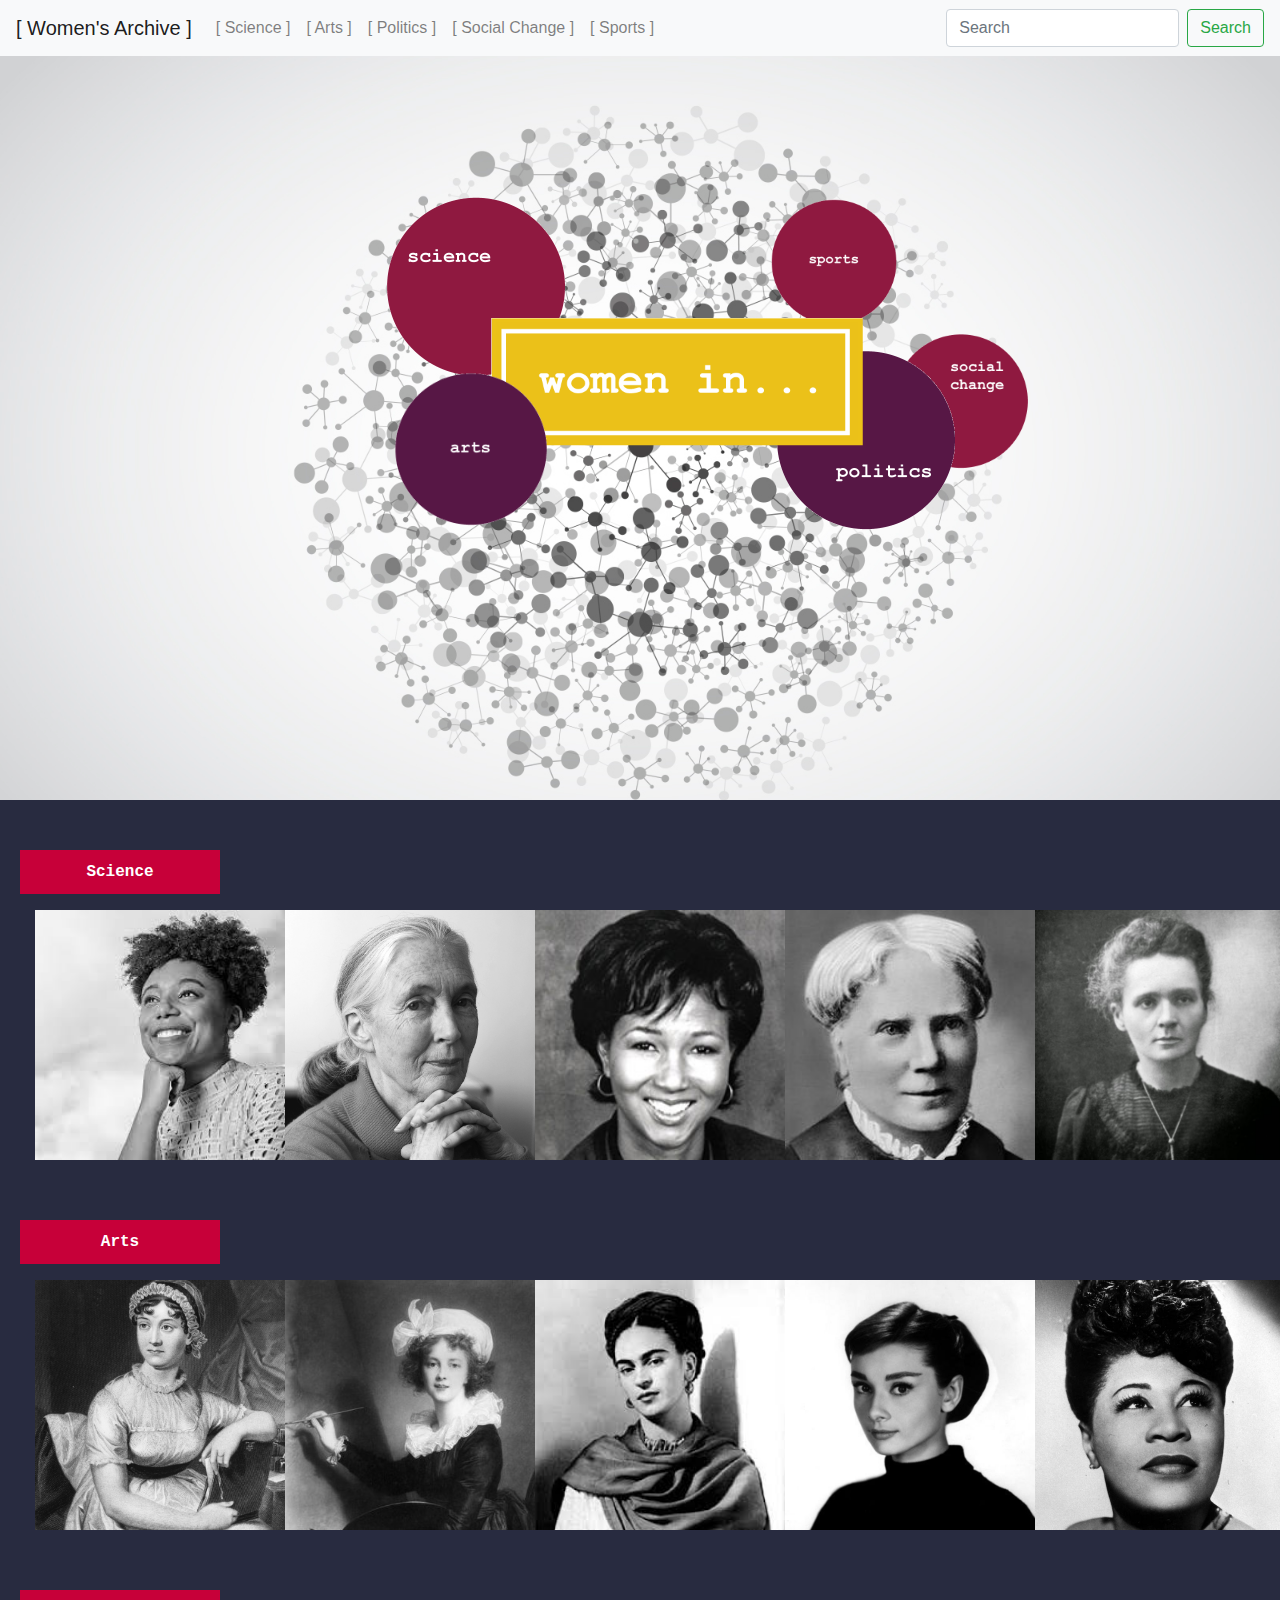
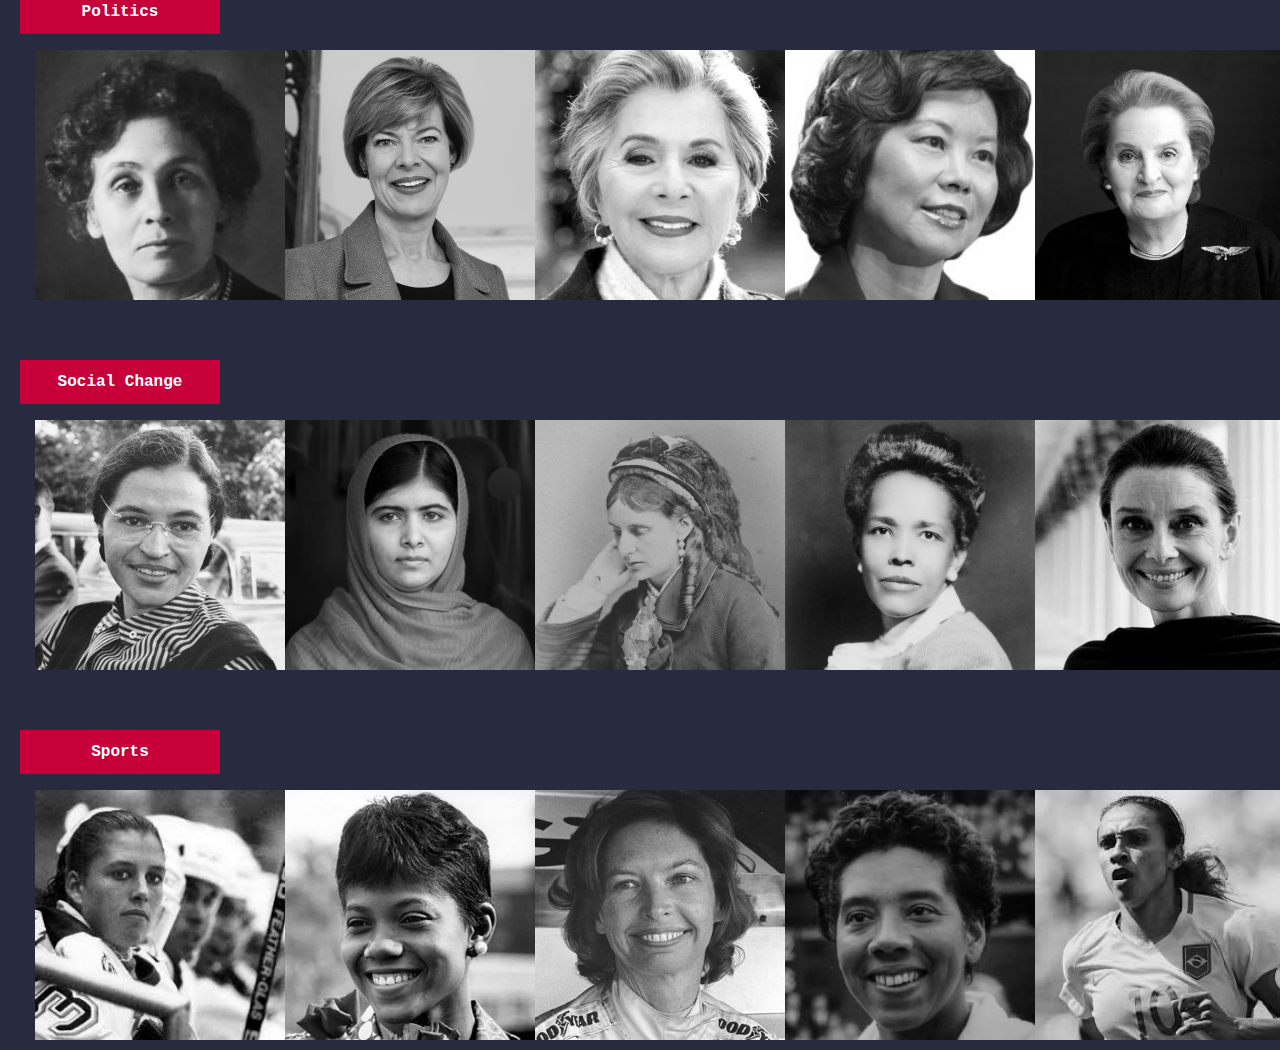
<file: Women'sArchive/index.html>
<!DOCTYPE html>
<html>

    <head>

        <meta charset="utf-8">

        <title>Women's Archive</title>

        <!-- Bootstrap CSS -->

        <link rel="stylesheet" href="https://stackpath.bootstrapcdn.com/bootstrap/4.3.1/css/bootstrap.min.css" integrity="sha384-ggOyR0iXCbMQv3Xipma34MD+dH/1fQ784/j6cY/iJTQUOhcWr7x9JvoRxT2MZw1T" crossorigin="anonymous">

        <link rel = "stylesheet" href = "style.css">

        <link rel="shortcut icon" href="Home/icon.png" type="image/x-icon" />

    </head>

    <body>

        <!-- NAVIGATION BAR - BOOTSTRAP -->

        <nav class="navbar navbar-expand-lg navbar-light bg-light">
            <a class="navbar-brand active" href="#home">[ Women's Archive ]<span class="sr-only">(current)</span></a>
            <button class="navbar-toggler" type="button" data-toggle="collapse" data-target="#navbarSupportedContent" aria-controls="navbarSupportedContent" aria-expanded="false" aria-label="Toggle navigation">
            <span class="navbar-toggler-icon"></span>
            </button>
            <div class="collapse navbar-collapse" id="navbarSupportedContent">
                <ul class="navbar-nav mr-auto">
                    <li class="nav-item">
                        <a class="nav-link" href="#science" id="H">[ Science ]</a>
                    </li>
                    <li class="nav-item">
                        <a class="nav-link" href="#arts" id="H">[ Arts ]</a>
                    </li>
                    <li class="nav-item">
                        <a class="nav-link" href="#politics" id="H">[ Politics ]</a>
                    </li>
                    <li class="nav-item">
                        <a class="nav-link" href="#social" id="H">[ Social Change ]</a>
                    </li>
                    <li class="nav-item">
                        <a class="nav-link" href="#sports" id="H">[ Sports ]</a>
                    </li>                    
                </ul>
                <form class="form-inline my-2 my-lg-0">
                      <input class="form-control mr-sm-2" type="search" placeholder="Search" aria-label="Search">
                      <button class="btn btn-outline-success my-2 my-sm-0" type="submit">Search</button>
                </form>
            </div>
        </nav>

        <div>

            <!-- HOME -->

            <div id="home">
                <div class="circle">
                    <img src="Home/women-in.png" alt="women in..." id="women-in">
                </div>
                <div class="circle">
                    <a class="nav-link" href="#science">
                        <img src="Home/ScienceCircle.png" alt="ScienceCircle" id="ScienceCircle">
                    </a>
                </div>
                <div class="circle">
                    <a class="nav-link" href="#arts">
                        <img src="Home/ArtsCircle.png" alt="ArtsCircle" id="ArtsCircle">
                    </a>
                </div>
                <div class="circle">
                    <a class="nav-link" href="#politics">
                        <img src="Home/PoliticsCircle.png" alt="PoliticsCircle" id="PoliticsCircle">
                    </a>
                </div>
                <div class="circle">
                    <a class="nav-link" href="#social">
                        <img src="Home/SocialCircle.png" alt="SocialCircle" id="SocialCircle">
                    </a>
                </div>
                <div class="circle">
                    <a class="nav-link" href="#sports">
                        <img src="Home/SportsCircle.png" alt="SportsCircle" id="SportsCircle">
                    </a>
                </div>
            </div>

            <!-- SCIENCE -->

            <div class="category" id="science">
                <p id="title">Science</p>
                <div class="container1">
                    <div class="container">
                        <img src="Science/TieraGuinn.jpg" alt="Tiera Guinn">
                        <a href = "https://en.wikipedia.org/wiki/Tiera_Guinn_Fletcher">
                            <div class="overlay overlayFade">
                                <div class="text">TIERA GUINN<br>(1997)<br>american engineer<br>...<p class="subtext">A 22-year-old MIT senior who is helping build a rocket for NASA that could be one of the biggest and most powerful ever made.</p></div>
                            </div>
                        </a>
                    </div>
                    <div class="container">
                        <img src="Science/JaneGoodall.jpg" alt="Jane Goodall">
                        <a href = "http://www.janegoodall.org/">
                            <div class="overlay overlayFade">
                                <div class="text">JANE GOODALL<br>(1934)<br>primate scientist<br>...<p class="subtext">Renowned for her work with chimpanzees and as a champion of animal rights. </p></div>
                            </div>
                        </a>
                    </div>
                    <div class="container">
                        <img src="Science/MaeJemison.jpg" alt="Mae C. Jemison">
                        <a href = "https://en.wikipedia.org/wiki/Mae_Jemison">
                            <div class="overlay overlayFade">
                                <div class="text">MAE C. JEMISON<br>(1956)<br>American engineer<br>...<p class="subtext">First African-American female astronaut.</p></div>
                            </div>
                        </a>
                    </div>
                    <div class="container">
                        <img src="Science/ElizabethBlackwell.jpg" alt="Elizabeth Blackwell">
                        <a href = "https://www.womenshistory.org/education-resources/biographies/elizabeth-blackwell">
                            <div class="overlay overlayFade">
                                <div class="text">ELIZABETH BLACKWELL<br>(1821-1910)<br>physician<br>...<p class="subtext">First woman to graduate from medical school in the United States (Geneva Medical College in upstate New York).</p></div>
                            </div>
                        </a>
                    </div>
                    <div class="container">
                        <img src="Science/MarieCurie.jpg" alt="Marie Curie">
                        <a href = "https://www.nobelprize.org/prizes/physics/1903/marie-curie/biographical/">
                            <div class="overlay overlayFade">
                                <div class="text">MARIE CURIE<br>(1867-1934)<br>physicist and chemist <br>...<p class="subtext">Founded the new science of radioactivity and her discoveries launched effective cures for cancer.</p></div>
                            </div>
                        </a>
                    </div>
                </div>
            </div>

            <!-- ARTS -->

            <div class="category" id="arts">
                <p id="title">Arts</p>
                <div class="container2">
                    <div class="container">
                        <img src="Arts/JaneAusten.jpg" alt="Jane Austen">
                        <a href = "https://www.janeausten.org/">
                            <div class="overlay overlayFade">
                                <div class="text">JANE AUSTEN<br>(1775-1817)<br>novelist<br>...<p class="subtext">An English novelist known primarily for her six major novels, which interpret, critique and comment upon the British landed gentry at the end of the 18th century.</p></div>
                            </div>
                        </a>
                    </div>
                    <div class="container">
                        <img src="Arts/VigéeLeBrun.jpeg" alt="Vigée Le Brun">
                        <a href = "https://www.metmuseum.org/exhibitions/listings/2016/vigee-le-brun">
                            <div class="overlay overlayFade">
                                <div class="text">VIGÉE LE BRUN<br>(1755–1842)<br>painter<br>...<p class="subtext">Portrait painter during the utterly decadent Rococo period. She was Marie Antoinette’s personal portrait painter, having painted the queen more than 30 times.</p></div>
                            </div>
                        </a>
                    </div>
                    <div class="container">
                        <img src="Arts/FridaKahlo.jpg" alt="Frida Kahlo">
                        <a href = "https://www.fridakahlo.org/">
                            <div class="overlay overlayFade">
                                <div class="text">FRIDA KAHLO<br>(1907-1954)<br>mexican artist<br>...<p class="subtext">Known for her uncompromising and brilliantly coloured self-portraits that deal with such themes as identity, the human body, and death.</p></div>
                            </div>
                        </a>
                    </div>
                    <div class="container">
                        <img src="Arts/AudreyHepburn.jpg" alt="Audrey Hepburn">
                        <a href = "https://en.wikipedia.org/wiki/Audrey_Hepburn">
                            <div class="overlay overlayFade">
                                <div class="text">AUDREY HEPBURN<br>(1929-1993)<br>actress, model, dancer<br>...<p class="subtext">Ranked by the American Film Institute as the third-greatest female screen legend in Golden Age Hollywood.</p></div>
                            </div>
                        </a>
                    </div>
                    <div class="container">
                        <img src="Arts/EllaFitzgerald.jpg" alt="Ella Fitzgerald">
                        <a href = "http://www.ellafitzgerald.com/">
                            <div class="overlay overlayFade">
                                <div class="text">Ella Fitzgerald<br>(1917-1996)<br>american singer<br>...<p class="subtext">Noted for her purity of tone, impeccable diction, phrasing, intonation, and a "horn-like" improvisational ability.</p></div>
                            </div>
                        </a>
                    </div>
                </div>
            </div>

            <!-- POLITICS -->

            <div class="category" id="politics">
                <p id="title">Politics</p>
                <div class="container3">
                    <div class="container">
                        <img src="Politics/EmmelinePankhurst.jpg" alt="Emmeline Pankhurst">
                        <a href = "https://en.wikipedia.org/wiki/Emmeline_Pankhurst">
                            <div class="overlay overlayFade">
                                <div class="text">EMMELINE PANKHURST<br>(1858-1928)<br>political figure<br>...<p class="subtext">A British political activist and helper of the British suffragette movement who helped women win the right to vote.</p></div>
                            </div>
                        </a>
                    </div>
                     <div class="container">
                        <img src="Politics/TammyBaldwin.jpg" alt="Tammy Baldwin">
                        <a href = "https://www.baldwin.senate.gov/">
                            <div class="overlay overlayFade">
                                <div class="text">TAMMY BALDWIN<br>(1962)<br>junior senator<br>...<p class="subtext">First openly gay person elected a U.S. Senator and the first woman in the senate from Wisconsin.</p></div>
                            </div>
                        </a>
                    </div>
                     <div class="container">
                        <img src="Politics/BarbaraBoxer.jpg" alt="Barbara Boxer">
                        <a href = "https://history.house.gov/People/Detail/9704">
                            <div class="overlay overlayFade">
                                <div class="text">Barbara Boxer<br>(1940)<br>senator<br>...<p class="subtext">Wrote the 2004 Freedom of Choice Act, which would have prohibited government from interfering with a woman’s right to abortion.</p></div>
                            </div>
                        </a>
                    </div>
                    <div class="container">
                        <img src="Politics/ElaineChao.jpg" alt="Elaine Chao">
                        <a href = "https://www.transportation.gov/mission/meet-secretary/secretary-elaine-l-chao">
                            <div class="overlay overlayFade">
                                <div class="text">ELAINE CHAO<br>(1953)<br>...<p class="subtext">First Asian-American woman to serve in a presidential cabinet when President George W. Bush appointed her Secretary of Labor in 2001.</p></div>
                            </div>
                        </a>
                    </div>
                    <div class="container">
                        <img src="Politics/MadeleineAlbright.jpg" alt="Madeleine Albright">
                        <a href = "https://www.albrightstonebridge.com/team/madeleine-k-albright">
                            <div class="overlay overlayFade">
                                <div class="text">MADELEINE ALBRIGHT<br>(1937)<br>secretary of state<br>...<p class="subtext">First woman to be Secretary of State, and the highest-ranking woman ever in the U.S. Government.</p></div>
                            </div>
                        </a>
                    </div>
                </div>
            </div>

            <!-- SOCIAL CHANGE -->

            <div class="category" id="social">
                <p id="title">Social Change</p>
                <div class="container4">
                    <div class="container">
                        <img src="Social/RosaParks.jpg" alt="Rosa Parks">
                        <a href = "http://www.rosaparks.org/biography/">
                            <div class="overlay overlayFade">
                                <div class="text">ROSA PARKS<br>(1913-2005)<br>american activist<br>...<p class="subtext">American activist in the civil rights movement best known for her pivotal role in the Montgomery bus boycott.</p></div>
                            </div>
                        </a>
                    </div>
                    <div class="container">
                        <img src="Social/MalalaYousafzai.jpg" alt="Malala Yousafzai">
                        <a href = "https://www.malala.org/">
                            <div class="overlay overlayFade">
                                <div class="text">MALALA YOUSAFZAI<br>(1997)<br>pakistani activist<br>...<p class="subtext">A Pakistani activist for female education and the youngest Nobel Prize laureater.</p></div>
                            </div>
                        </a>
                    </div>
                    <div class="container">
                        <img src="Social/JosephineButler2.jpg" alt="Josephine Butler">
                        <a href = "https://josephinebutlerpage.com/about/">
                            <div class="overlay overlayFade">
                                <div class="text">JOSEPHINE BUTLER<br>(1828-1906)<br>english activist<br>...<p class="subtext">Campaigned for women's suffrage and right to better education, and an end to human trafficking of women into prostitution.</p></div>
                            </div>
                        </a>
                    </div>
                    <div class="container">
                        <img src="Social/EllaBaker.jpg" alt="Ella Baker">
                        <a href = "https://ellabakercenter.org/about/who-was-ella-baker">
                            <div class="overlay overlayFade">
                                <div class="text">ELLA BAKER<br>(1903–1986)<br>american activist<br>...<p class="subtext">One of the leading figures of the Civil Rights Movement of the 1950-60s. Among the founders of Dr. MLK's Southern Christian Leadership Conference.</p></div>
                            </div>
                        </a>
                    </div>
                    <div class="container">
                        <img src="Social/AudreyHepburn.jpg" alt="Audrey Hepburn">
                        <a href = "https://www.unicef.org/people/people_audrey_hepburn.html">
                            <div class="overlay overlayFade">
                                <div class="text">AUDREY HEPBURN<br>(1929-1993)<br>humanitarian<br>...<p class="subtext">Audrey Hepburn was appointed a UNICEF Special Ambassador on 9 March 1S88, and then Goodwill Ambassador in 1989.</p></div>
                            </div>
                        </a>
                    </div>
                </div>
            </div>

            <!-- SPORTS -->

            <div class="category" id="sports">
                <p id="title">Sports</p>
                <div class="container5">
                    <div class="container c5box1">
                        <img src="Sports/ManonRheaume.jpg" alt="Manon Rheaume">
                        <a href = "https://en.wikipedia.org/wiki/Manon_Rh%C3%A9aume">
                            <div class="overlay overlayFade">
                                <div class="text">MANON RHÉAUME<br>(1972)<br>hockey<br>...<p class="subtext">First woman to play in any of the major North American pro sports leagues.</p></div>
                            </div>
                        </a>
                    </div>
                    <div class="container c5box2">
                        <img src="Sports/WilmaRudolph.jpg" alt="Wilma Rudolph">
                        <a href = "https://www.olympic.org/wilma-rudolph">
                            <div class="overlay overlayFade">
                                <div class="text">WILMA RUDOLPH<br>(1940-1994)<br>track<br>...<p class="subtext">The first American woman to win three gold medals in track and field at a single Olympic Games.</p></div>
                            </div>
                        </a>
                    </div>
                    <div class="container c5box3">
                        <img src="Sports/JanetGuthrie.jpg" alt="Janet Guthrie">
                        <a href = "http://www.janetguthrie.com/">
                            <div class="overlay overlayFade">
                                <div class="text">JANET GUTHRIE<br>(1938)<br>motor racing<br>...<p class="subtext">First woman to qualify and compete in both the Indianapolis 500 and the Daytona 500.</p></div>
                            </div>
                        </a>
                    </div>
                    <div class="container c5box4">
                        <img src="Sports/AltheaGibson.jpg" alt="Althea Gibson">
                        <a href = "https://www.history.com/topics/black-history/althea-gibson">
                            <div class="overlay overlayFade">
                                <div class="text">ALTHEA GIBSON<br>(1927-2003)<br>tennis, golf<br>...<p class="subtext">First Black athlete to cross the color line of international tennis.</p></div>
                            </div>
                        </a>
                    </div>
                    <div class="container c5box5">
                        <img src="Sports/Marta.jpg" alt="Marta Vieira da Silva">
                        <a href = "https://en.wikipedia.org/wiki/Marta_(footballer)">
                            <div class="overlay overlayFade">
                                <div class="text">MARTA VIEIRA DA SILVA<br>(1986)<br>soccer<br>...<p class="subtext">With 15 goals, she holds the record for most goals scored at FIFA Women's World Cup tournaments.</p></div>
                            </div>
                        </a>
                    </div>
                </div>
            </div>

        </div>

    </body>

</html>


                <!-- CAROUSEL ATTEMPT -->

                <!--                 <div id="carouselExampleControls" class="carousel slide" data-ride="carousel">
                    <div class="carousel-inner">
                        <div class="carousel-item active">
                            <img src="Design/SmartPet-Logo.jpg">
                            <img src="Design/SmartPet-Logo.jpg">
                            <img src="Design/SmartPet-Logo.jpg">
                            <img src="Design/SmartPet-Logo.jpg">
                            <img src="Design/SmartPet-Logo.jpg">
                        </div>
                        <div class="carousel-item">
                        </div>
                        <div class="carousel-item">
                            <img src="Design/SmartPet-Logo.jpg">
                        </div>
                    </div>
                    <a class="carousel-control-prev" href="#carouselExampleControls" role="button" data-slide="prev">
                        <span class="carousel-control-prev-icon" aria-hidden="true"></span>
                        <span class="sr-only">Previous</span>
                    </a>
                    <a class="carousel-control-next" href="#carouselExampleControls" role="button" data-slide="next">
                        <span class="carousel-control-next-icon" aria-hidden="true"></span>
                        <span class="sr-only">Next</span>
                    </a>
                </div> -->

                <!-- mother teresa -->

                <!--                 <div class="container">
                    <img src="Social/MotherTeresa.jpg" alt="Mother Teresa">
                    <div class="overlay overlayFade">
                        <div class="text">MOTHER TERESA<br>(1910–1997)<br>saint<br>...<p class="subtext">A Roman Catholic nun who devoted her life to serving the poor and destitute around the world. was awarded the Nobel Peace Prize and became a symbol of charitable, selfless work.</p></div>
                    </div>
                </div> -->
</file>
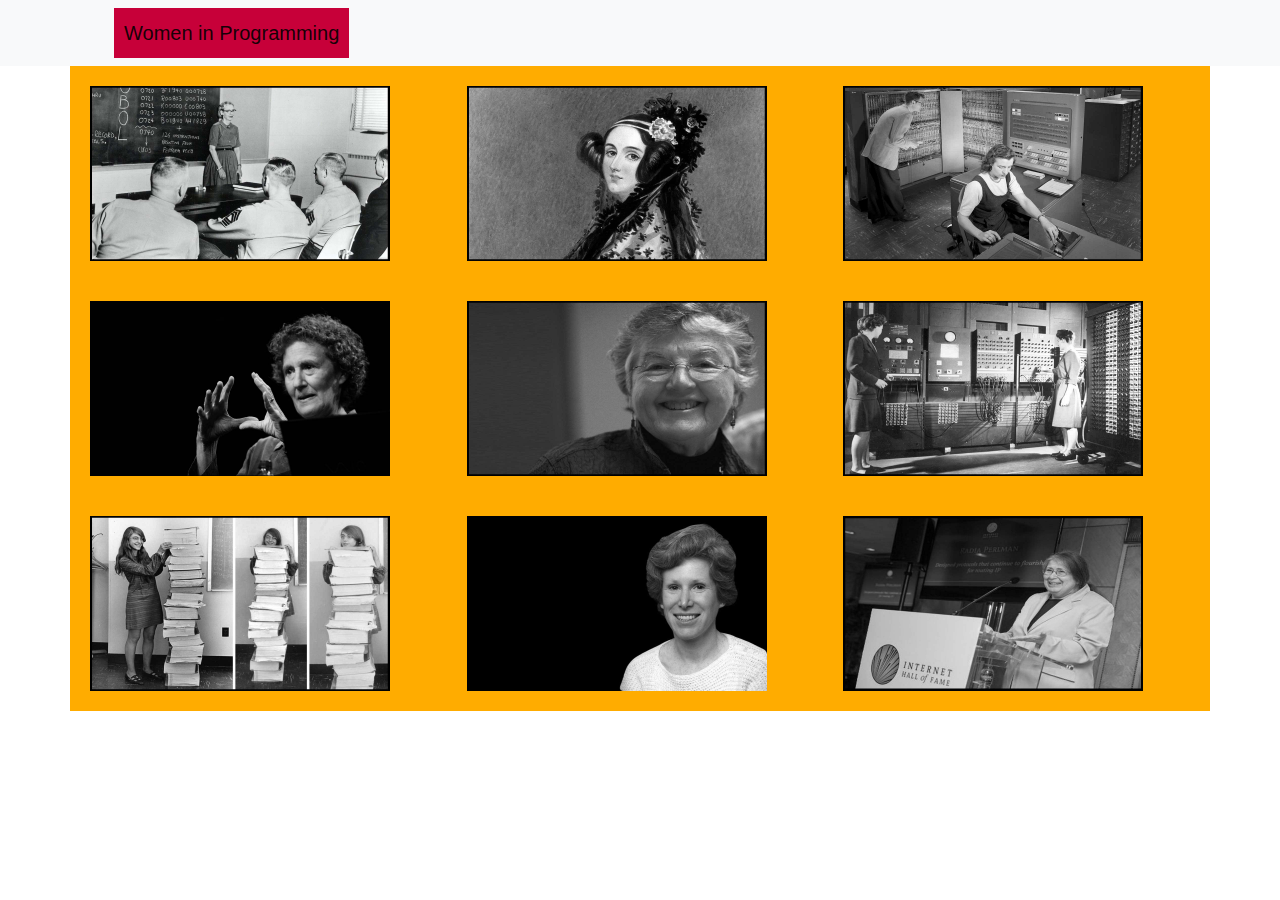
<file: Assignment6/Bootstrap/index.html>
<!DOCTYPE html>
<html>

    <head>
        <meta charset="utf-8">
        <title>Women in Programming</title>

        <!-- Bootstrap CSS -->

        <link rel="stylesheet" href="https://stackpath.bootstrapcdn.com/bootstrap/4.3.1/css/bootstrap.min.css" integrity="sha384-ggOyR0iXCbMQv3Xipma34MD+dH/1fQ784/j6cY/iJTQUOhcWr7x9JvoRxT2MZw1T" crossorigin="anonymous">

        <link rel = "stylesheet" href = "style.css">
    </head>

    <body>

		    	<!-- As a heading -->
		<nav class="navbar navbar-light bg-light">
		  <span class="navbar-brand mb-0 h1">Women in Programming</span>
		</nav>
        <div class="container">
		 	<div class="row align-items-start">
				<div class="col">
	                <a>
	                   <img src="Images/GraceHopper.jpg" alt="Grace Hopper" id="Grace Hopper">
	                   <div class="overlay overlayFade">
                            <div class="text">GRACE HOPPER<br>(1906-1991)<br>...<p class="subtext">Invented the first compiler for a computer programming language.</p></div>
                        </div>
	                </a>
			    </div>
			    <div class="col">
	                <a>
	                   <img src="Images/AdaLovelace.jpg" alt="Ada Lovelace" id="Grace Hopper">
	                   <div class="overlay overlayFade">
                            <div class="text">ADA LOVELACE<br>(1815-1852)<br>...<p class="subtext">She was the first woman to devise an algorithm that could be processed by a machine or computer.</p></div>
                        </div>
	                </a>
			    </div>
			    <div class="col">
	                <a>
	                   <img src="Images/LoisHaibt.jpg" alt="Lois Haibt" id="Lois Haibt">
	                   <div class="overlay overlayFade">
                            <div class="text">LOIS MITCHELL HAIBIT<br>(1934)<br>...<p class="subtext">Created the first syntatic analyzer of artithmetic expressions.</p></div>
                        </div>
	                </a>
			    </div>
			</div>
			<div class="row align-items-center">
		    	<div class="col">
	                <a>
	                   <img src="Images/BarbaraLiskov.jpg" alt="Barbara Liskov" id="Barbara Liskov">
	                   <div class="overlay overlayFade">
                            <div class="text">BARBARA LISKOV<br>(1939)<br>...<p class="subtext">One of the first women to be granted a doctorate in computer science in the USA and is a Turing Award winner.</p></div>
                        </div>
	                </a>
		    	</div>
		    	<div class="col">
	                <a>
	                   <img src="Images/FrancesAllen.jpg" alt="Frances Allen" id="Frances Allen">
	                   <div class="overlay overlayFade">
                            <div class="text">FRANCES ELIZABETH ALLEN<br>(1932)<br>...<p class="subtext">Was the first female IBM Fellow and in 2006 became the first woman to win a Turing Award.</p></div>
                        </div>
	                </a>
		    	</div>
		    	<div class="col">
	                <a>
	                   <img src="Images/JeanBartik.jpg" alt="Jean Bartik" id="Jean Bartik">
	                   <div class="overlay overlayFade">
                            <div class="text">JEAN BARTIK<br>(1924-2011)<br>...<p class="subtext">One of the original programmers for the ENIAC computer.</p></div>
                        </div>
	                </a>
		    	</div>
		  	</div>
			<div class="row align-items-end">
		    	<div class="col">
	                <a>
	                   <img src="Images/MargaretHamilton.jpg" alt="Margaret Hamilton" id="Margaret Hamilton">
	                   <div class="overlay overlayFade">
                            <div class="text">MARGARET HAMILTON<br>(1936)<br>...<p class="subtext">She was Director of the Software onboard flight software for the Apollo space program.</p></div>
                        </div>
	                </a>
		    	</div>
		    	<div class="col">
	                <a>
	                   <img src="Images/AdeleGoldberg.jpg" alt="Adele Goldberg" id="Adele Goldberg">
	                   <div class="overlay overlayFade">
                            <div class="text">ADELE GOLDBERG<br>(1945)<br>...<p class="subtext">Computer scientist who participated in developing the programming language Smalltalk-80 and various concepts related to object-oriented programming.</p></div>
                        </div>
	                </a>
		    	</div>
		    	<div class="col">
	                <a>
	                   <img src="Images/RadiaPerlman.jpg" alt="Radia Perlman" id="Radia Perlman">
	                   <div class="overlay overlayFade">
                            <div class="text">RADIA PERLMAN<br>(1951)<br>...<p class="subtext">Well known for her invention of the spanning-tree protocol (STP), which is fundamental to the operation of network bridges.</p></div>
                        </div>
	                </a>
		    	</div>
		  	</div>
		</div>

    </body>
</html>
</file>
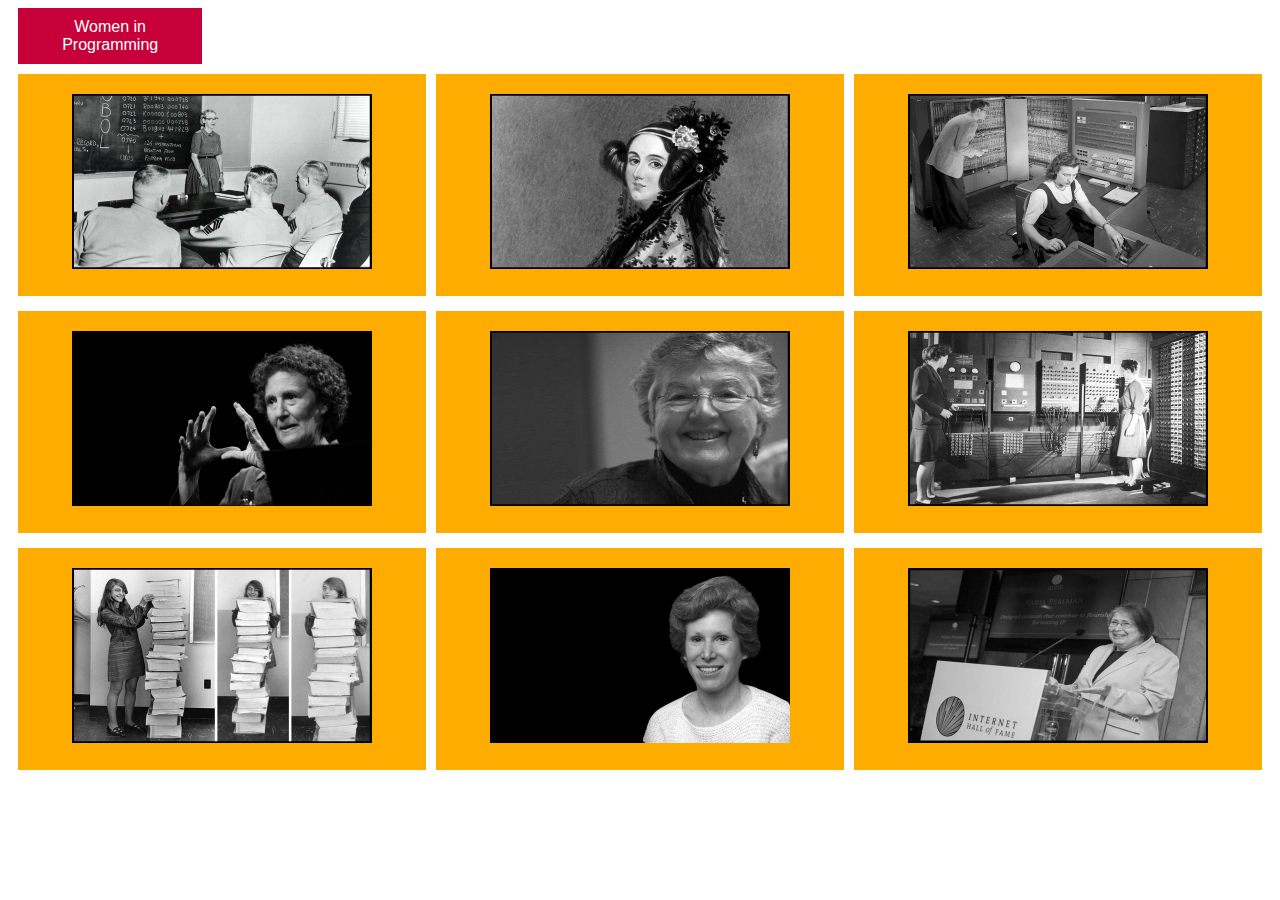
<file: Assignment6/CSS/index.html>
<!DOCTYPE html>
<html>

    <head>
        <meta charset="utf-8">
        <title>Women in Programming</title>
        <link rel = "stylesheet" href = "style.css">
    </head>

    <body>
      <nav>
        <span>Women in Programming</span>
      </nav>
      <div class="container">
        <div class="item">
          <a>
            <img src="Images/GraceHopper.jpg" alt="Grace Hopper" id="Grace Hopper">
            <div class="overlay overlayFade">
              <div class="text">GRACE HOPPER<br>(1906-1991)<br>...<p class="subtext">Invented the first compiler for a computer programming language.</p></div>
            </div>
          </a>
        </div>
        <div class="item itema">
          <a>
            <img src="Images/AdaLovelace.jpg" alt="Ada Lovelace" id="Grace Hopper">
            <div class="overlay overlayFade">
              <div class="text">ADA LOVELACE<br>(1815-1852)<br>...<p class="subtext">She was the first woman to devise an algorithm that could be processed by a machine or computer.</p></div>
            </div>
          </a>
        </div>
        <div class="item">
          <a>
             <img src="Images/LoisHaibt.jpg" alt="Lois Haibt" id="Lois Haibt">
             <div class="overlay overlayFade">
                    <div class="text">LOIS MITCHELL HAIBIT<br>(1934)<br>...<p class="subtext">Created the first syntatic analyzer of artithmetic expressions.</p></div>
                </div>
          </a>
        </div>  
        <div class="item">
          <a>
             <img src="Images/BarbaraLiskov.jpg" alt="Barbara Liskov" id="Barbara Liskov">
             <div class="overlay overlayFade">
                    <div class="text">BARBARA LISKOV<br>(1939)<br>...<p class="subtext">One of the first women to be granted a doctorate in computer science in the USA and is a Turing Award winner.</p></div>
                </div>
          </a>
        </div>
        <div class="item">
          <a>
             <img src="Images/FrancesAllen.jpg" alt="Frances Allen" id="Frances Allen">
             <div class="overlay overlayFade">
                    <div class="text">FRANCES ELIZABETH ALLEN<br>(1932)<br>...<p class="subtext">Was the first female IBM Fellow and in 2006 became the first woman to win a Turing Award.</p></div>
                </div>
          </a>
        </div>
        <div class="item">
          <a>
             <img src="Images/JeanBartik.jpg" alt="Jean Bartik" id="Jean Bartik">
             <div class="overlay overlayFade">
                    <div class="text">JEAN BARTIK<br>(1924-2011)<br>...<p class="subtext">One of the original programmers for the ENIAC computer.</p></div>
                </div>
          </a>
        </div>  
        <div class="item">
          <a>
             <img src="Images/MargaretHamilton.jpg" alt="Margaret Hamilton" id="Margaret Hamilton">
             <div class="overlay overlayFade">
                    <div class="text">MARGARET HAMILTON<br>(1936)<br>...<p class="subtext">She was Director of the Software onboard flight software for the Apollo space program.</p></div>
                </div>
          </a>
        </div>
        <div class="item">
          <a>
             <img src="Images/AdeleGoldberg.jpg" alt="Adele Goldberg" id="Adele Goldberg">
             <div class="overlay overlayFade">
                    <div class="text">ADELE GOLDBERG<br>(1945)<br>...<p class="subtext">Computer scientist who participated in developing the programming language Smalltalk-80 and various concepts related to object-oriented programming.</p></div>
                </div>
          </a>
        </div>
        <div class="item">
          <a>
             <img src="Images/RadiaPerlman.jpg" alt="Radia Perlman" id="Radia Perlman">
             <div class="overlay overlayFade">
                    <div class="text">RADIA PERLMAN<br>(1951)<br>...<p class="subtext">Well known for her invention of the spanning-tree protocol (STP), which is fundamental to the operation of network bridges.</p></div>
                </div>
          </a>
        </div>  
      </div>

    </body>
</html>
</file>
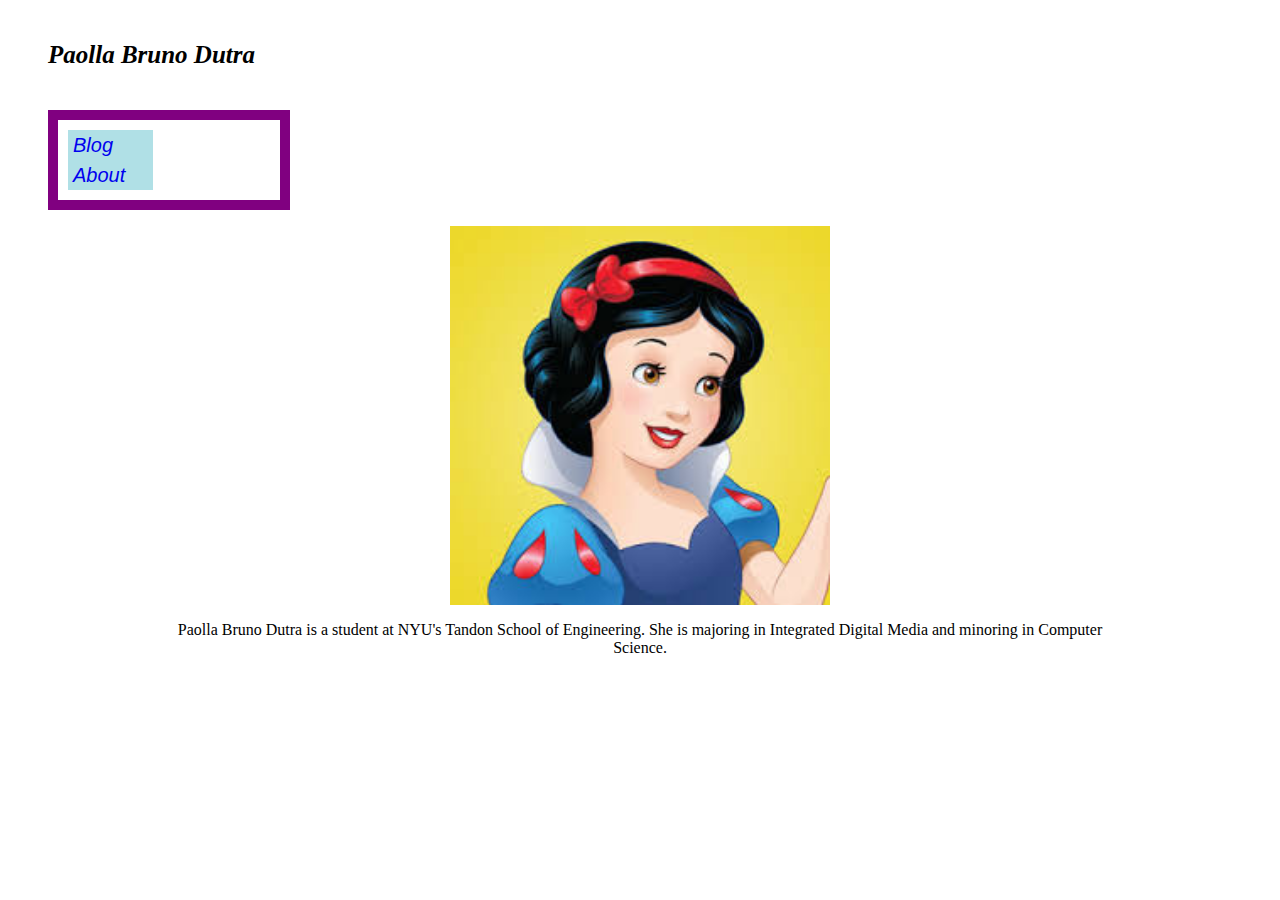
<file: Assignment3/about.html>
<!DOCTYPE html>
<html>

    <head>
        <link rel="stylesheet" type="text/css" href="style.css">
        <meta charset="utf-8">
        <title>About</title>
    </head>


    <body>
        <h1><a href="index.html">Paolla Bruno Dutra</a></h1>
        <nav>
           	<ul>
                <li><a href="blog.html">Blog</a></li>
                <li><a href="about.html">About</a></li>
            </ul>
        </nav>
        <img src="snowwhite.jpg" title="Snow White" alt="Snow White" class="center">
        <p class="a">Paolla Bruno Dutra is a student at NYU's Tandon School of Engineering. She is majoring in Integrated Digital Media and minoring in Computer Science.</p>
    </body>


</html>
</file>
<file: style.css>
/*stylesheets do not require setup. You can just start typing CSS.*/

/*CSS selector: refers to the tag you want to style*/

.center {
	  display: block;
	  margin-left: auto;
	  margin-right: auto;
	  width: 25%;
}

#headerbox { 
	background-color: #9999ff;
	/*#99ccff*/
}

#text {
      	line-height: 2.0;
 		text-align: justify;
 		text-align-last: center;
 		margin-left: auto;
  		margin-right: auto;
 		background: white;
 		width: 80%;
}


body {
  /*background-color: lightpink;*/
  background-image: url(pinkplad2.jpg);
}

h1{
	color: white;
	font-family: "Verdana";
	text-align: center;
}

h2{
	color: white;
	font-family: "Verdana";
	font-weight: bold;
	text-align: center;
}

h3{
	font-family: "Verdana";
	color: indianred;
	margin-left: 135px;
}

p {
	margin-left: 30px;
	margin-right: 30px;
	font-family: "Verdana";
}

span{
	text-decoration: underline;
}



/*edits: 
all text-align: center;
.center class
#text id
#headerbox id
all margins
white background
aligning text to certer and justified at the same time
span element
*/
</file>
<file: Assignment1/style.css>
/*stylesheets do not require setup. You can just start typing CSS.*/

/*CSS selector: refers to the tag you want to style*/

body {
  background-color: lightpink;
}

h1{
	color: purple;
	font-family: "Georgia";
	text-align: center;
}

h2{
	color: orange;
	font-family: "Verdana";
	font-weight: bold;
	text-align: center;
}

h3{
	font-family: "Verdana";
	color: indianred;
}

p {
  font-family: "Verdana";
}

.center {
  display: block;
  margin-left: auto;
  margin-right: auto;
  width: 25%;
}

.big {
      	line-height: 2.0;

/*edits: 
all text-align: center;
.center block
*/
</file>
<file: Assignment4/style.css>
.section{
    position: relative;
    display: inline-block;
}

.text1{
    position: absolute;
    display: inline-block;
    background: white;
    top: 130px;
    margin-left: 100px;
    line-height: 30px;
    width: 500px;
    height: 180px;
    padding: 10px;
}

.text2{
/*    position: static;
    display: inline-block;
    text-align: justify;
    margin-left: 100px;
    margin-right: auto;
    background: white;
    width: 500px;
    padding: 20px;*/
    position: absolute;
    display: inline-block;
    background: white;
    top: 530px;
    margin-left: 100px;
    line-height: 30px;
    width: 500px;
    padding: 20px;
}

.text3{
    position: absolute;
    display: inline-block;
    background: white;
    top: 150px;
    margin-left: 300px;
    line-height: 30px;
    width: 500px;
    padding: 20px;
}


.nav-wrapper li{
    font-weight: bold;
    display: inline;
    padding: 60px;
}

.nav-wrapper a{
    color: black;
    text-decoration: none;
    padding: 10px;
}

#C:hover{
    background-color: #00ffff;
}

#M:hover{
    background-color: #ff00ff;
}

#Y:hover{
    background-color: #ffff00;
}

#K:hover{
    color: white;
    background-color: #000000;
}

#home{
    background-color: #00ffff;
    padding: 50px 20px;
    height: 300px;
}

#about{
    background-color: #ff00ff; 
    padding: 50px 20px;
    height: 300px;
}

#filmography{
    background-color: #ffff00;
    padding: 50px 20px;
    height: 300px;
}

#references{
    background-color: #000000;
    padding: 50px 20px;
    height: 300px;
}

#title{
    text-align: center;
    font-weight: bold;
    background-color: white;
    padding: 10px;
    width: 180px;
}


nav{
    text-align: center;
    /*background-color: #8080ff;*/
    background-color: white;
    /*FIXED: user can always see the navigation bar while they scroll through the website*/
    position: fixed;
    width: 100%;
    z-index: 1;
}

img{
    margin-top: auto;
    margin-bottom: auto;
    width: 200px;
    height: 200px;
}

table{
    position: absolute;
    display: inline-block;
    background: white;
    top: 870px;
    margin-left: 100px;
    line-height: 30px;
    width: 500px;
    padding-left: 20px;
}

/*I had trouble with positioning the text on the page. I tried playing around with margins, 
top/bottom/left/right but it was all messy and I couldn't get the text boxes to be centered 
witht the image*/

/*Also, the table goes over the nav bar and I couldn't figure out how to fix that.*/

/*z index for nav bar -- move forward*/
</file>
<file: Assignment5/style.css>
.navbar{
    position: fixed;
    z-index: 10;
    width: 100%;
}

#H:hover{
    background-color: #C70039;
    color: white;
}


@media only screen and (max-width: 600px) {
    #home{
        display: None;
    }

    .container:active .overlay{
        pointer-events: none;
    }
}

@media only screen and (max-width: 750px){
    div{
        background-color: #FFAC00;
    }
}


/*@media (min-width:600px) {
    .container img{
        width: 50px;
        height: auto;
    }
}

@media (min-width:800px) {
}

@media (min-width:1000px) {
}*/


#home{
    background-color: white;
    padding: 50px 20px;
    height: 800px;
    background-image: url("Home/background4.jpg");
    background-size: cover;
    background-repeat: no-repeat;
    background-attachment: fixed;
    background-position: center;
}

.circle{
    position: relative;
    display: block;
}

/*.home-container{
    display: flex;
    flex-wrap: wrap;
}*/

#women-in{
    position: absolute;
    width: 25%;
    height: auto;
    margin-left: 38%;
    margin-right: auto;
    margin-top: 15%;
    margin-bottom: auto;
    z-index: 5;
}

#ScienceCircle{
    position: absolute;
    width: 15%;
    height: auto;
    margin-left: 29%;
    margin-right: auto;
    margin-top: 13%;
    margin-bottom: auto;
    z-index: 1;
}

#ArtsCircle{
    position: absolute;
    width: 12%;
    height: auto;
    margin-left: 30%;
    margin-right: auto;
    margin-top: 25%;
    margin-bottom: auto;
    z-index: 6;
}

#PoliticsCircle{
    position: absolute;
    width: 14%;
    height: auto;
    margin-left: 54%;
    margin-right: auto;
    margin-top: 21%;
    margin-bottom: auto;
    z-index: 4;
}

#SocialCircle{
    position: absolute;
    width: 12%;
    height: auto;
    margin-left: 62%;
    margin-right: auto;
    margin-top: 19%;
    margin-bottom: auto;
    z-index: 3;
}

#SportsCircle{
    position: absolute;
    width: 10%;
    height: auto;
    margin-left: 54%;
    margin-right: auto;
    margin-top: 8%;
    margin-bottom: auto;
    z-index: 2;
}

 #ScienceCircle:hover{
        width: 16%;
 }
  #ArtsCircle:hover{
        width: 13%;
 }
 #SocialCircle:hover{
        width: 13%;
 }
  #PoliticsCircle:hover{
        width: 15%;
 }
 #SportsCircle:hover{
        width: 11%;
 }


/*HOME PAGE ICONS*/

/*#women-in{
    position: absolute;
    width: 400px;
    height: auto;
    margin-left: 460px;
    margin-right: auto;
    margin-top: 140px;
    margin-bottom: auto;
    z-index: 5;
}

#ScienceCircle{
    position: absolute;
    width: 200px;
    height: auto;
    margin-left: 340px;
    margin-right: auto;
    margin-top: 130px;
    margin-bottom: auto;
    z-index: 1;
}

#ArtsCircle{
    position: absolute;
    width: 170px;
    height: auto;
    margin-left: 350px;
    margin-right: auto;
    margin-top: 290px;
    margin-bottom: auto;
    z-index: 6;
}

#PoliticsCircle{
    position: absolute;
    width: 200px;
    height: auto;
    margin-left: 730px;
    margin-right: auto;
    margin-top: 250px;
    margin-bottom: auto;
    z-index: 4;
}

#SocialCircle{
    position: absolute;
    width: 150px;
    height: auto;
    margin-left: 850px;
    margin-right: auto;
    margin-top: 220px;
    margin-bottom: auto;
    z-index: 3;
}

#SportsCircle{
    position: absolute;
    width: 140px;
    height: auto;
    margin-left: 728px;
    margin-right: auto;
    margin-top: 70px;
    margin-bottom: auto;
    z-index: 2;
}*/

/*ADDED POST MIDTERM DEADLINE*/

/* #ScienceCircle:hover{
        width: 210px;
 }
  #ArtsCircle:hover{
        width: 180px;
 }
 #SocialCircle:hover{
        width: 160px;
 }
  #PoliticsCircle:hover{
        width: 210px;
 }
 #SportsCircle:hover{
        width: 150px;
 }*/

.category{
    display: flex;
    flex-wrap: wrap;
    background-color: #282B40;
    padding: 50px 20px;
    height: auto;  
}

#title{
    margin-left: 15px;
    text-align: center;
    font-weight: bold;
    padding: 10px;
    width: 150px;
    background-color: #C70039;
    color: white;
    font-family: "Courier New", Courier, monospace;
}


/*IMAGES*/

/*.carousel-inner{
    margin-left: 150px;
    margin-right: 150px;
}

.carous6l-item img{
    margin-top: auto;
    margin-bottom: auto;
    width: 200px;
    height: 200px;
}

.d-block{
    margin-top: auto;
    margin-bottom: auto;
    width: 200px;
    height: 200px;  
}*/

.container img{
    margin-top: auto;
    margin-bottom: auto;
    /*padding: 2%;*/
    width: 250px;
    height: 250px;    
}

/*IMAGE OVERLAY HOVER*/

.container{
    display: flex;
    flex-wrap: wrap;
    align-items: center;
    position: relative;
    width: 250px;
    height: 250px;
}

.overlay{
    /*positioned relative to the nearest positioned ancestor*/
    position: absolute;
    margin-left: 15px;
    transition: all 0.1s ease;
    /*making initial overlay completely clear*/
    opacity: 0;
    background-color: #FFAC00;
}

.container:hover .overlay{
    /*once you hover over image, one can see the overlay*/
    /*if you change the transition time on line 27 to 3s -- you can see the opacity slowly changing*/
    opacity: 1;
}

.overlayFade{
    height: 100%;
    width: 100%;
    top: 0;
    left: 0;
    /*background-color: #9c27b075;*/
}

.text{
    color: black;
    font-family: "Courier New", Courier, monospace;
    /*ABSOLUTE: positioned relative to the nearest positioned ancestor*/
    position: absolute;
    /*center-aligning the text*/
    top: 50%;
    left: 50%;
    text-align: center;
    /*TRANSFORM: repositions an element in the horizontal and/or vertical directions*/
    /*property moving text in the negative direction of x and y*/
    /*here, it repositions the text, "animating" it according to the motion the overlay*/
    /*this can be seen better if you change the transition time on line 27 to 2s -- you can see the text moving slowly*/
    transform: translate(-50%, -50%);
    font-size: 15px;
    font-family: bold;
}

.subtext{
    font-size: 11px;
    font-family: bold;
}


/*FLEXBOX*/

/*SCIENCE*/
.container1{
    display: flex;
    flex-wrap: wrap;
    /*justify-content: space-around;*/
}

/*.c1box1{
    flex: 1;
    order: 5; 
}
.c1box2{
    flex: 1;
    order: 4;
}
.c1box3{
    flex: 1;
    order: 3;
}
.c1box4{
    flex: 1;
    order: 2;
}
.c1box5{
    flex: 1;
    order: 1;
}*/

/*ARTS*/
.container2{
    display: flex;
    flex-wrap: wrap;
    /*justify-content: space-around;*/
}

/*.c2box1{
    flex: 1;
    order: 5; 
}
.c2box2{
    flex: 1;
    order: 4;
}
.c2box3{
    flex: 1;
    order: 3;
}
.c2box4{
    flex: 1;
    order: 2;
}
.c2box5{
    flex: 1;
    order: 1;
}*/


/*POLITICS*/
.container3{
    display: flex;
    flex-wrap: wrap;
    /*justify-content: space-around;*/
}

/*.c3box1{
    flex: 1;
    order: 5; 
}
.c3box2{
    flex: 1;
    order: 4;
}
.c3box3{
    flex: 1;
    order: 3;
}
.c3box4{
    flex: 1;
    order: 2;
}
.c3box5{
    flex: 1;
    order: 1;
}*/

/*SOCIAL CHANGE*/
.container4{
    display: flex;
    flex-wrap: wrap;
    /*justify-content: space-around;*/
}

/*.c4box1{
    flex: 1;
    order: 5; 
}
.c4box2{
    flex: 1;
    order: 4;
}
.c4box3{
    flex: 1;
    order: 3;
}
.c4box4{
    flex: 1;
    order: 2;
}
.c4box5{
    flex: 1;
    order: 1;
}*/

/**/

.container5{
    display: flex;
    flex-wrap: wrap;
    /*justify-content: space-around;*/
}

/*.c5box1{
    flex: 1;
    order: 5; 
}
.c5box2{
    flex: 1;
    order: 4;
}
.c5box3{
    flex: 1;
    order: 3;
}
.c5box4{
    flex: 1;
    order: 2;
}
.c5box5{
    flex: 1;
    order: 1;
}*/
</file>
<file: Women'sArchive/style.css>
.navbar{
    position: fixed;
    z-index: 10;
    width: 100%;
}

#H:hover{
    background-color: #C70039;
    color: white;
}

.circle{
    position: relative;
    display: block;
}

/*HOME PAGE ICONS*/

#women-in{
    position: absolute;
    width: 400px;
    height: auto;
    margin-left: 460px;
    margin-right: auto;
    margin-top: 140px;
    margin-bottom: auto;
    z-index: 5;
}

#ScienceCircle{
    position: absolute;
    width: 200px;
    height: auto;
    margin-left: 340px;
    margin-right: auto;
    margin-top: 130px;
    margin-bottom: auto;
    z-index: 1;
}

#ArtsCircle{
    position: absolute;
    width: 170px;
    height: auto;
    margin-left: 350px;
    margin-right: auto;
    margin-top: 290px;
    margin-bottom: auto;
    z-index: 6;
}

#PoliticsCircle{
    position: absolute;
    width: 200px;
    height: auto;
    margin-left: 730px;
    margin-right: auto;
    margin-top: 250px;
    margin-bottom: auto;
    z-index: 4;
}

#SocialCircle{
    position: absolute;
    width: 150px;
    height: auto;
    margin-left: 850px;
    margin-right: auto;
    margin-top: 220px;
    margin-bottom: auto;
    z-index: 3;
}

#SportsCircle{
    position: absolute;
    width: 140px;
    height: auto;
    margin-left: 728px;
    margin-right: auto;
    margin-top: 70px;
    margin-bottom: auto;
    z-index: 2;
}

/*DIVS*/

#home{
    background-color: white;
    padding: 50px 20px;
    height: 800px;
    background-image: url("Home/background4.jpg");
    background-size: cover;
    background-repeat: no-repeat;
    background-attachment: fixed;
    background-position: center;
}

.category{
    /*display: flex;*/
    background-color: #282B40;
    padding: 50px 20px;
    height: 370px;  
}

#title{
    /*display: flex;*/
    text-align: center;
    font-weight: bold;
    padding: 10px;
    width: 200px;
    background-color: #C70039;
    color: white;
    font-family: "Courier New", Courier, monospace;
}


/*IMAGES*/

/*.carousel-inner{
    margin-left: 150px;
    margin-right: 150px;
}

.carous6l-item img{
    margin-top: auto;
    margin-bottom: auto;
    width: 200px;
    height: 200px;
}

.d-block{
    margin-top: auto;
    margin-bottom: auto;
    width: 200px;
    height: 200px;  
}*/

.container img{
    /*display: inline-block;*/
    margin-top: auto;
    margin-bottom: auto;
    width: 250px;
    height: 250px;    
}

/*IMAGE OVERLAY HOVER*/

.container{
    position: relative;
    width: 250px;
    height: 250px;
    /*display: inline-block;*/
}

.overlay{
    /*positioned relative to the nearest positioned ancestor*/
    position: absolute;
    margin-left: 15px;
    transition: all 0.1s ease;
    /*making initial overlay completely clear*/
    opacity: 0;
    background-color: #FFAC00;
}

.container:hover .overlay{
    /*once you hover over image, one can see the overlay*/
    /*if you change the transition time on line 27 to 3s -- you can see the opacity slowly changing*/
    opacity: 1;
}

.overlayFade{
    height: 100%;
    width: 100%;
    top: 0;
    left: 0;
    /*background-color: #9c27b075;*/
}

.text{
    color: black;
    font-family: "Courier New", Courier, monospace;
    /*ABSOLUTE: positioned relative to the nearest positioned ancestor*/
    position: absolute;
    /*center-aligning the text*/
    top: 50%;
    left: 50%;
    /*TRANSFORM: repositions an element in the horizontal and/or vertical directions*/
    /*property moving text in the negative direction of x and y*/
    /*here, it repositions the text, "animating" it according to the motion the overlay*/
    /*this can be seen better if you change the transition time on line 27 to 2s -- you can see the text moving slowly*/
    transform: translate(-50%, -50%);
    font-size: 15px;
}

.subtext{
    font-size: 10px;
}


/*FLEXBOX*/

/*SCIENCE*/
.container1{
    display: flex;
    /*flex-wrap: wrap;*/
    
    /* JUSTIFY-CONTENT: aligns content & adds margins in between boxes */
    /* default -> align to the left side */
    /*justify-content: flex-start;*/

    /* aligns to the left side */
    /*justify-content: flex-end;*/

    /* aligns to the center*/
    /*justify-content: center;*/

    /* margins in the middle, no margins on the sides*/
    /*justify-content: space-between;*/

    /* gins in the middle + margins on the sides */
    /*justify-content: space-around;*/
}

/*.c1box1{
    flex: 1;
    order: 5; 
}
.c1box2{
    flex: 1;
    order: 4;
}
.c1box3{
    flex: 1;
    order: 3;
}
.c1box4{
    flex: 1;
    order: 2;
}
.c1box5{
    flex: 1;
    order: 1;
}*/

/*ARTS*/
.container2{
    display: flex;
    /*flex-wrap: wrap;*/
}

/*.c2box1{
    flex: 1;
    order: 5; 
}
.c2box2{
    flex: 1;
    order: 4;
}
.c2box3{
    flex: 1;
    order: 3;
}
.c2box4{
    flex: 1;
    order: 2;
}
.c2box5{
    flex: 1;
    order: 1;
}*/


/*POLITICS*/
.container3{
    display: flex;
    /*flex-wrap: wrap;*/
}

/*.c3box1{
    flex: 1;
    order: 5; 
}
.c3box2{
    flex: 1;
    order: 4;
}
.c3box3{
    flex: 1;
    order: 3;
}
.c3box4{
    flex: 1;
    order: 2;
}
.c3box5{
    flex: 1;
    order: 1;
}*/

/*SOCIAL CHANGE*/
.container4{
    display: flex;
    /*flex-wrap: wrap;*/
}

/*.c4box1{
    flex: 1;
    order: 5; 
}
.c4box2{
    flex: 1;
    order: 4;
}
.c4box3{
    flex: 1;
    order: 3;
}
.c4box4{
    flex: 1;
    order: 2;
}
.c4box5{
    flex: 1;
    order: 1;
}*/

/**/
.container5{
    display: flex;
    /*flex-wrap: wrap;*/
}

/*.c5box1{
    flex: 1;
    order: 5; 
}
.c5box2{
    flex: 1;
    order: 4;
}
.c5box3{
    flex: 1;
    order: 3;
}
.c5box4{
    flex: 1;
    order: 2;
}
.c5box5{
    flex: 1;
    order: 1;
}*/
</file>
<file: Assignment6/Bootstrap/style.css>
.navbar-brand{
	background-color: #C70039;
	padding: 10px;
	margin-left: 98px;
}

.row{
	/*background-color: #C70039;*/
	/*background-color: #282B40;*/
	background-color: #FFAC00;
    padding: 20px 5px;
    color: white;
}

.overlay{
    position: absolute;
    transition: all 0.1s ease;
    opacity: 0;
    background-color: #FFAC00;
}

.col:hover .overlay{
    opacity: 1;
}

.overlayFade{
    width: 80%;
    height: 100%;
    margin-left: 15px;
    top: 0;
    left: 0;
}

.col img{
	width: 300px;
	height: auto;
	position: relative;
}

.text{
    color: black;
    font-family: "Courier New", Courier, monospace;
    position: absolute;
    top: 50%;
    left: 50%;
    text-align: center;
    transform: translate(-50%, -50%);
    font-size: 18px;
    font-family: bold;
}

.subtext{
    font-size: 13px;
    font-family: bold;
}
</file>
<file: Assignment6/CSS/style.css>
nav{
	background-color: #C70039;
    width: 13%;
	padding: 10px;
	color: white;
    text-align: center;
    margin-left: 10px;
    font-family: Trebuchet MS, sans-serif
}

.container{
    position: relative;
    display: grid;
    grid-template-columns: auto auto auto;
    padding: 10px;
      grid-column-gap: 10px;
  grid-row-gap: 15px;
}

.item{
    background-color: #FFAC00;
    position: relative;
    padding: 20px;
    font-size: 30px;
    text-align: center;
}

.overlay{
    position: absolute;
    transition: all 0.1s ease;
    opacity: 0;
    background-color: #FFAC00;
}

.item:hover .overlay{
    opacity: 1;
}

.overlayFade{
    width: 100%;
    height: 100%;
    /*margin-left: 15px;*/
    top: 0;
    left: 0;
}

.item img{
    width: 300px;
    height: auto;
    position: relative;
}

.text{
    color: black;
    font-family: "Courier New", Courier, monospace;
    position: absolute;
    top: 50%;
    left: 50%;
    text-align: center;
    transform: translate(-50%, -50%);
    font-size: 20px;
    font-family: bold;
}

.subtext{
    font-size: 15px;
    font-family: bold;
}
</file>
<file: Assignment3/style.css>
.center {
  display: block;
  margin-left: auto;
  margin-right: auto;
  /*width: 30%;*/
}

.a{
	text-align: center;
}

#bold {
	font-weight: bold;
}


h1 {
	margin: 40px;
	font: italic bold 25px/30px Georgia, serif;
}

h1 a{
	color: black;
	text-decoration: none;
}

nav ul {
	border: 10px solid purple;
	padding: 10px;
	margin-left: 40px;
	width: 16%;
}

/*reference to the unordered list that is inside of the nav tag*/
nav ul li{
	/*removed bullet points*/
    /*display: inline;*/
    font: italic 20px/20px Georgia, serif;
    list-style-type: none;
    background-color: powderblue;
    padding: 5px;
    width: 75px;
}

li a {
	/*removes the underline that comes with an a tag*/
	text-decoration: none;
	font-family: sans-serif;
}

/*when someone hovers over an a tag inside li*/
li a:hover {
	background: bisque;
	color: palevioletred;
}

p{	
	text-align: justify;
	margin-left: 150px;
	margin-right: 150px;
}

div {
	max-width: 960px;
}

img {
		display: inline-block;
		max-width: 98%;
		height: auto;
		width: 30%;
  		margin: 1%;
}
</file>
